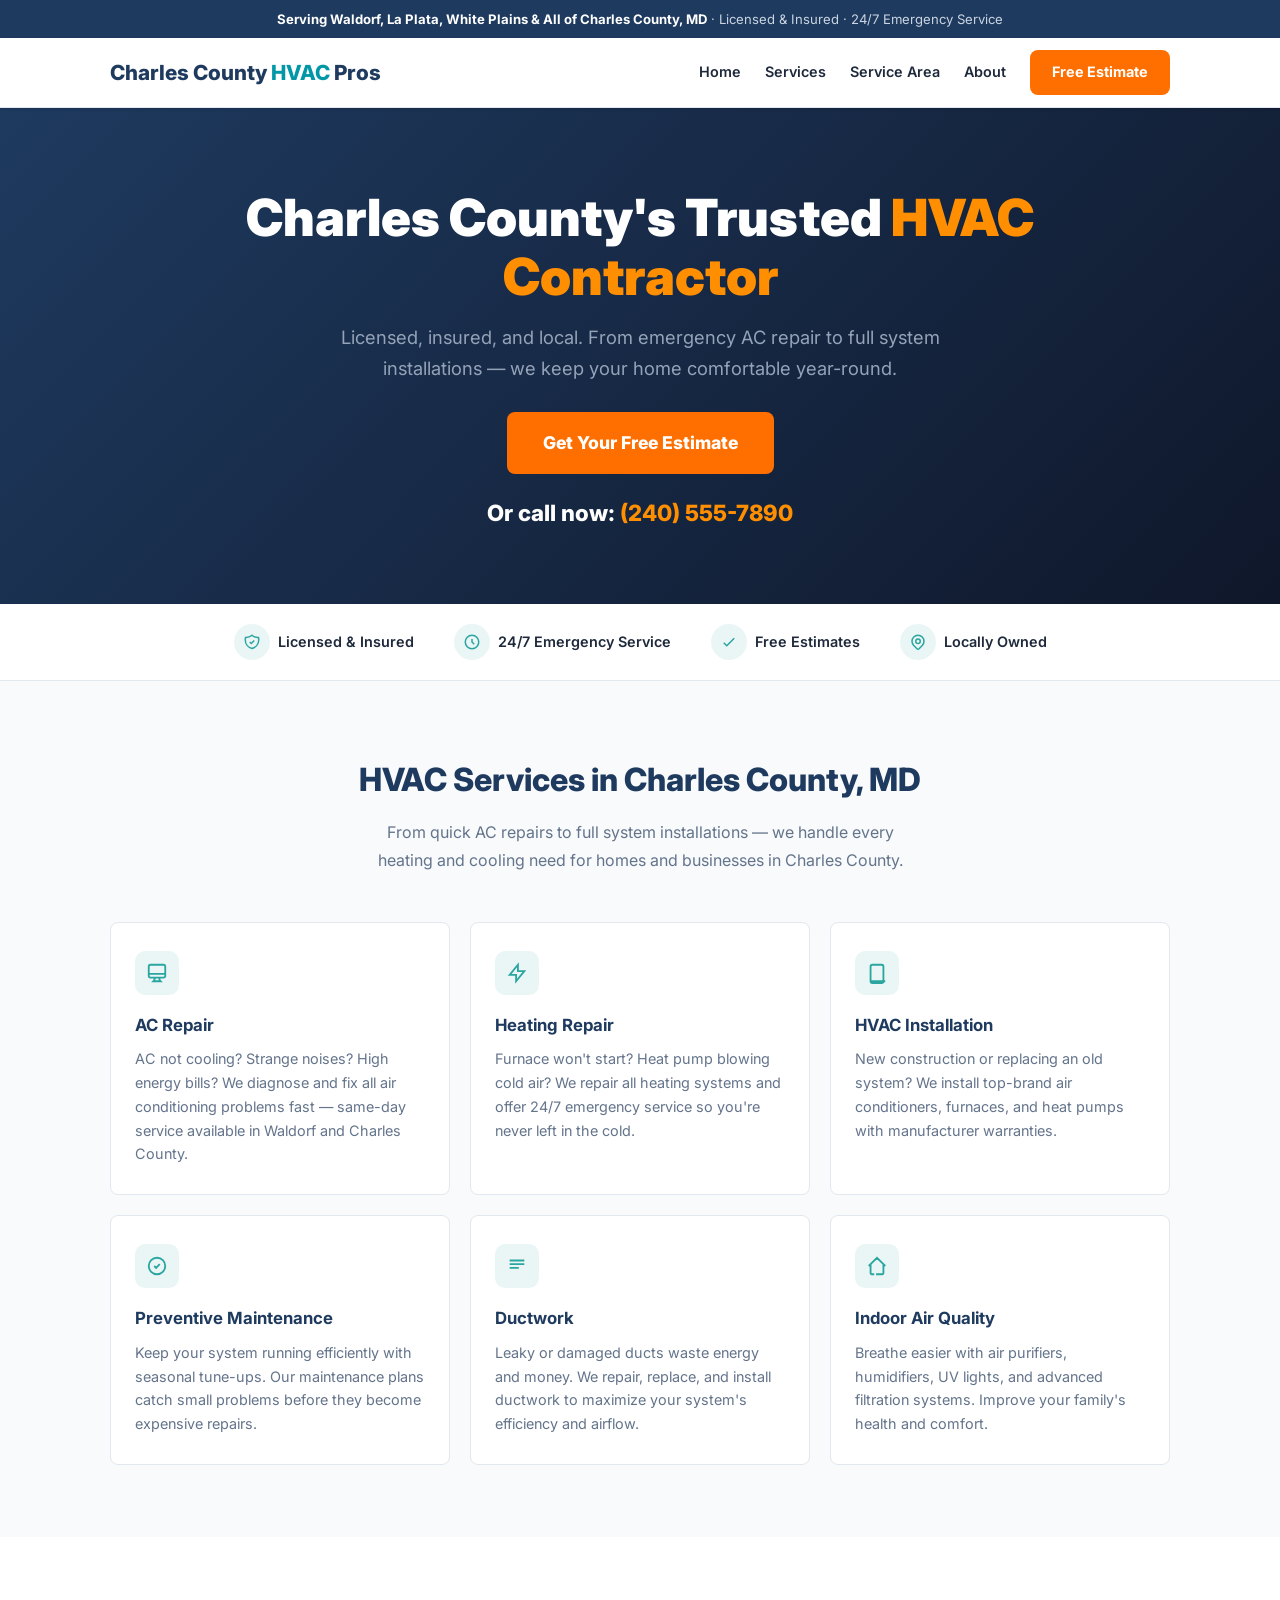
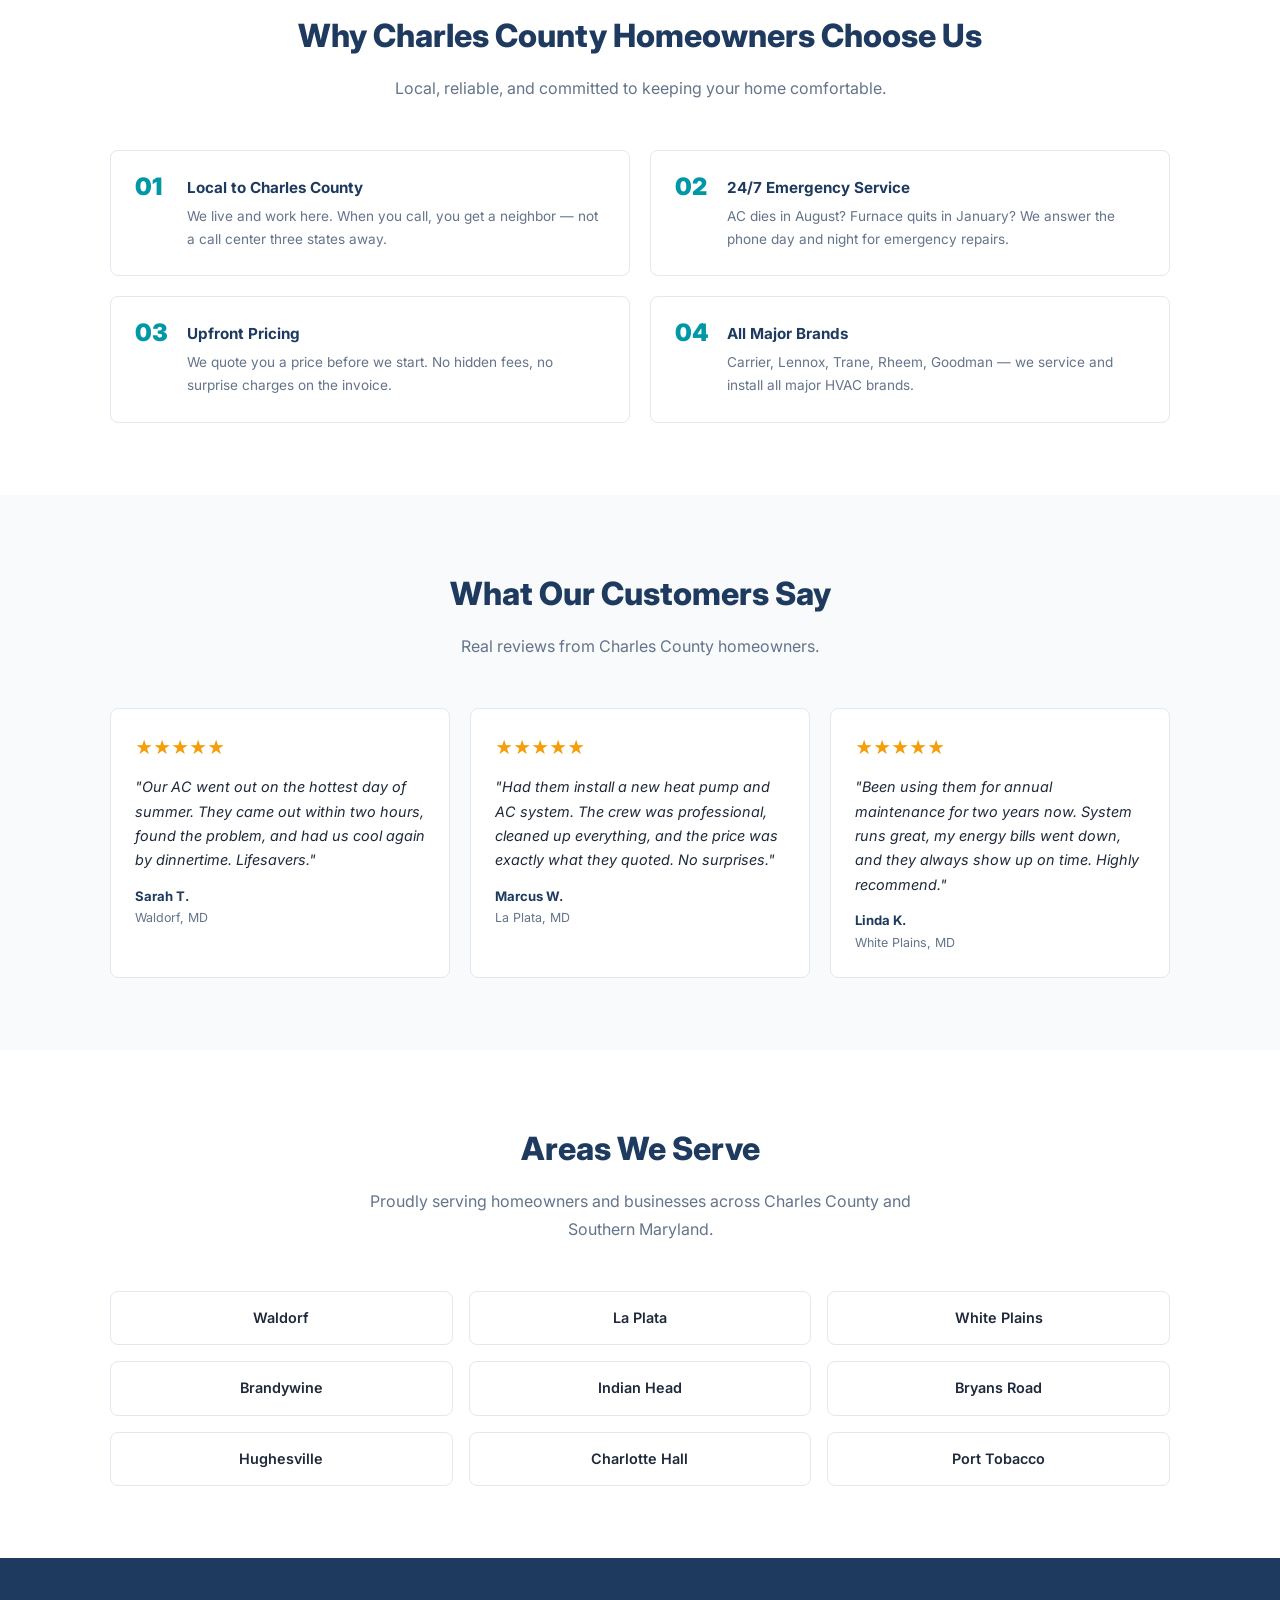
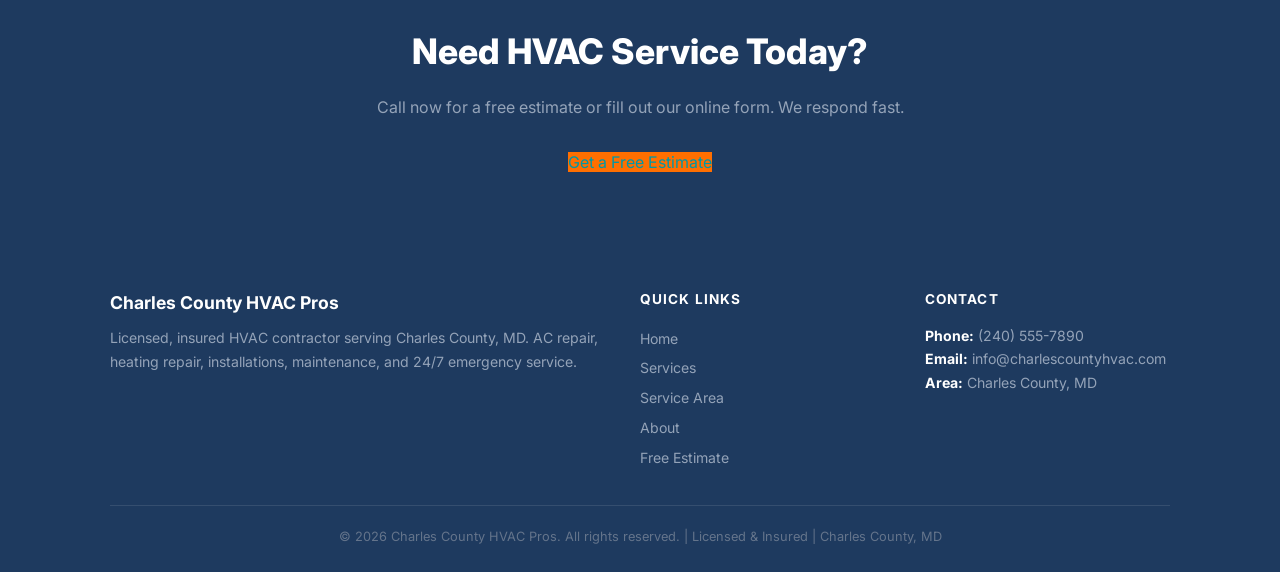
<file: index.html>
<!DOCTYPE html>
<html lang="en">
<head>
  <meta charset="UTF-8">
  <meta name="viewport" content="width=device-width, initial-scale=1.0">
  <title>HVAC Repair Charles County MD | AC & Heating Contractor</title>
  <meta name="description" content="Trusted HVAC contractor in Charles County, MD. AC repair, heating repair, installation, and 24/7 emergency service. Serving Waldorf, La Plata & all of Charles County. Call (240) 555-7890.">
  <meta name="keywords" content="HVAC repair Charles County MD, AC repair Waldorf MD, heating contractor La Plata, air conditioning Charles County, furnace repair Waldorf Maryland, HVAC installation Charles County">
  <link rel="preconnect" href="https://fonts.googleapis.com">
  <link rel="preconnect" href="https://fonts.gstatic.com" crossorigin>
  <link href="https://fonts.googleapis.com/css2?family=Inter:wght@400;500;600;700;800;900&display=swap" rel="stylesheet">
  <link rel="stylesheet" href="style.css">
</head>
<body>

  <!-- Top Bar -->
  <div class="topbar">
    <strong>Serving Waldorf, La Plata, White Plains &amp; All of Charles County, MD</strong> · Licensed &amp; Insured · 24/7 Emergency Service
  </div>

  <!-- Header -->
  <header class="site-header">
    <div class="header-inner">
      <a href="index.html" class="site-logo">Charles County <span>HVAC</span> Pros</a>
      <nav class="site-nav">
        <a href="index.html">Home</a>
        <a href="services.html">Services</a>
        <a href="areas.html">Service Area</a>
        <a href="about.html">About</a>
        <a href="contact.html" class="btn-cta">Free Estimate</a>
      </nav>
      <button class="hamburger" onclick="document.getElementById('mob-menu').classList.toggle('open')" aria-label="Menu">
        <span></span><span></span><span></span>
      </button>
    </div>
    <nav class="mobile-menu" id="mob-menu">
      <a href="index.html">Home</a>
      <a href="services.html">Services</a>
      <a href="areas.html">Service Area</a>
      <a href="about.html">About</a>
      <a href="contact.html" class="btn-cta">Free Estimate</a>
    </nav>
  </header>

  <!-- Hero -->
  <section class="hero">
    <div class="container">
      <h1>Charles County's Trusted <span class="highlight">HVAC Contractor</span></h1>
      <p>Licensed, insured, and local. From emergency AC repair to full system installations — we keep your home comfortable year-round.</p>
      <a href="contact.html" class="btn-hero">Get Your Free Estimate</a>
      <div class="hero-phone">Or call now: <a href="tel:+12405557890">(240) 555-7890</a></div>
    </div>
  </section>

  <!-- Trust Bar -->
  <div class="trust-bar">
    <div class="trust-items">
      <div class="trust-item">
        <div class="trust-icon">
          <svg width="18" height="18" fill="none" viewBox="0 0 24 24" stroke="#2AA5A0" stroke-width="2"><path d="M9 12l2 2 4-4m5.618-4.016A11.955 11.955 0 0112 2.944a11.955 11.955 0 01-8.618 3.04A12.02 12.02 0 003 9c0 5.591 3.824 10.29 9 11.622 5.176-1.332 9-6.03 9-11.622 0-1.042-.133-2.052-.382-3.016z"/></svg>
        </div>
        Licensed &amp; Insured
      </div>
      <div class="trust-item">
        <div class="trust-icon">
          <svg width="18" height="18" fill="none" viewBox="0 0 24 24" stroke="#2AA5A0" stroke-width="2"><path d="M12 8v4l3 3m6-3a9 9 0 11-18 0 9 9 0 0118 0z"/></svg>
        </div>
        24/7 Emergency Service
      </div>
      <div class="trust-item">
        <div class="trust-icon">
          <svg width="18" height="18" fill="none" viewBox="0 0 24 24" stroke="#2AA5A0" stroke-width="2"><path d="M5 13l4 4L19 7"/></svg>
        </div>
        Free Estimates
      </div>
      <div class="trust-item">
        <div class="trust-icon">
          <svg width="18" height="18" fill="none" viewBox="0 0 24 24" stroke="#2AA5A0" stroke-width="2"><path d="M17.657 16.657L13.414 20.9a2 2 0 01-2.827 0l-4.244-4.243a8 8 0 1111.314 0z"/><path d="M15 11a3 3 0 11-6 0 3 3 0 016 0z"/></svg>
        </div>
        Locally Owned
      </div>
    </div>
  </div>

  <!-- Services Overview -->
  <section class="section">
    <div class="container">
      <h2 class="section-title">HVAC Services in Charles County, MD</h2>
      <p class="section-sub">From quick AC repairs to full system installations — we handle every heating and cooling need for homes and businesses in Charles County.</p>
      <div class="services-grid">
        <div class="service-card">
          <div class="service-icon">
            <svg width="22" height="22" fill="none" viewBox="0 0 24 24" stroke="#2AA5A0" stroke-width="2"><path d="M9.75 17L9 20l-1 1h8l-1-1-.75-3M3 13h18M5 17h14a2 2 0 002-2V5a2 2 0 00-2-2H5a2 2 0 00-2 2v10a2 2 0 002 2z"/></svg>
          </div>
          <h3>AC Repair</h3>
          <p>AC not cooling? Strange noises? High energy bills? We diagnose and fix all air conditioning problems fast — same-day service available in Waldorf and Charles County.</p>
        </div>
        <div class="service-card">
          <div class="service-icon">
            <svg width="22" height="22" fill="none" viewBox="0 0 24 24" stroke="#2AA5A0" stroke-width="2"><path d="M13 10V3L4 14h7v7l9-11h-7z"/></svg>
          </div>
          <h3>Heating Repair</h3>
          <p>Furnace won't start? Heat pump blowing cold air? We repair all heating systems and offer 24/7 emergency service so you're never left in the cold.</p>
        </div>
        <div class="service-card">
          <div class="service-icon">
            <svg width="22" height="22" fill="none" viewBox="0 0 24 24" stroke="#2AA5A0" stroke-width="2"><path d="M19 21V5a2 2 0 00-2-2H7a2 2 0 00-2 2v16m14 0h2m-2 0H5m14 0a2 2 0 01-2 2H7a2 2 0 01-2-2m14 0V9"/></svg>
          </div>
          <h3>HVAC Installation</h3>
          <p>New construction or replacing an old system? We install top-brand air conditioners, furnaces, and heat pumps with manufacturer warranties.</p>
        </div>
        <div class="service-card">
          <div class="service-icon">
            <svg width="22" height="22" fill="none" viewBox="0 0 24 24" stroke="#2AA5A0" stroke-width="2"><path d="M9 12l2 2 4-4m6 2a9 9 0 11-18 0 9 9 0 0118 0z"/></svg>
          </div>
          <h3>Preventive Maintenance</h3>
          <p>Keep your system running efficiently with seasonal tune-ups. Our maintenance plans catch small problems before they become expensive repairs.</p>
        </div>
        <div class="service-card">
          <div class="service-icon">
            <svg width="22" height="22" fill="none" viewBox="0 0 24 24" stroke="#2AA5A0" stroke-width="2"><path d="M4 6h16M4 10h16M4 14h10"/></svg>
          </div>
          <h3>Ductwork</h3>
          <p>Leaky or damaged ducts waste energy and money. We repair, replace, and install ductwork to maximize your system's efficiency and airflow.</p>
        </div>
        <div class="service-card">
          <div class="service-icon">
            <svg width="22" height="22" fill="none" viewBox="0 0 24 24" stroke="#2AA5A0" stroke-width="2"><path d="M3 12l2-2m0 0l7-7 7 7M5 10v10a1 1 0 001 1h3m10-11l2 2m-2-2v10a1 1 0 01-1 1h-3m-4 0h4"/></svg>
          </div>
          <h3>Indoor Air Quality</h3>
          <p>Breathe easier with air purifiers, humidifiers, UV lights, and advanced filtration systems. Improve your family's health and comfort.</p>
        </div>
      </div>
    </div>
  </section>

  <!-- Why Choose Us -->
  <section class="section" style="background: var(--white);">
    <div class="container">
      <h2 class="section-title">Why Charles County Homeowners Choose Us</h2>
      <p class="section-sub">Local, reliable, and committed to keeping your home comfortable.</p>
      <div class="why-grid">
        <div class="why-card">
          <div class="why-num">01</div>
          <div>
            <h3>Local to Charles County</h3>
            <p>We live and work here. When you call, you get a neighbor — not a call center three states away.</p>
          </div>
        </div>
        <div class="why-card">
          <div class="why-num">02</div>
          <div>
            <h3>24/7 Emergency Service</h3>
            <p>AC dies in August? Furnace quits in January? We answer the phone day and night for emergency repairs.</p>
          </div>
        </div>
        <div class="why-card">
          <div class="why-num">03</div>
          <div>
            <h3>Upfront Pricing</h3>
            <p>We quote you a price before we start. No hidden fees, no surprise charges on the invoice.</p>
          </div>
        </div>
        <div class="why-card">
          <div class="why-num">04</div>
          <div>
            <h3>All Major Brands</h3>
            <p>Carrier, Lennox, Trane, Rheem, Goodman — we service and install all major HVAC brands.</p>
          </div>
        </div>
      </div>
    </div>
  </section>

  <!-- Testimonials -->
  <section class="section">
    <div class="container">
      <h2 class="section-title">What Our Customers Say</h2>
      <p class="section-sub">Real reviews from Charles County homeowners.</p>
      <div class="testimonials-grid">
        <div class="testimonial-card">
          <div class="testimonial-stars">★★★★★</div>
          <p class="testimonial-text">"Our AC went out on the hottest day of summer. They came out within two hours, found the problem, and had us cool again by dinnertime. Lifesavers."</p>
          <div class="testimonial-name">Sarah T.</div>
          <div class="testimonial-loc">Waldorf, MD</div>
        </div>
        <div class="testimonial-card">
          <div class="testimonial-stars">★★★★★</div>
          <p class="testimonial-text">"Had them install a new heat pump and AC system. The crew was professional, cleaned up everything, and the price was exactly what they quoted. No surprises."</p>
          <div class="testimonial-name">Marcus W.</div>
          <div class="testimonial-loc">La Plata, MD</div>
        </div>
        <div class="testimonial-card">
          <div class="testimonial-stars">★★★★★</div>
          <p class="testimonial-text">"Been using them for annual maintenance for two years now. System runs great, my energy bills went down, and they always show up on time. Highly recommend."</p>
          <div class="testimonial-name">Linda K.</div>
          <div class="testimonial-loc">White Plains, MD</div>
        </div>
      </div>
    </div>
  </section>

  <!-- Service Areas -->
  <section class="section" style="background: var(--white);">
    <div class="container">
      <h2 class="section-title">Areas We Serve</h2>
      <p class="section-sub">Proudly serving homeowners and businesses across Charles County and Southern Maryland.</p>
      <div class="areas-grid">
        <div class="area-tag">Waldorf</div>
        <div class="area-tag">La Plata</div>
        <div class="area-tag">White Plains</div>
        <div class="area-tag">Brandywine</div>
        <div class="area-tag">Indian Head</div>
        <div class="area-tag">Bryans Road</div>
        <div class="area-tag">Hughesville</div>
        <div class="area-tag">Charlotte Hall</div>
        <div class="area-tag">Port Tobacco</div>
      </div>
    </div>
  </section>

  <!-- CTA -->
  <section class="cta-strip">
    <h2>Need HVAC Service Today?</h2>
    <p>Call now for a free estimate or fill out our online form. We respond fast.</p>
    <a href="contact.html" class="btn-hero">Get a Free Estimate</a>
  </section>

  <!-- Footer -->
  <footer class="site-footer">
    <div class="container">
      <div class="footer-grid">
        <div class="footer-brand">
          <strong style="color:#fff; font-size:1.1rem;">Charles County HVAC Pros</strong>
          <p>Licensed, insured HVAC contractor serving Charles County, MD. AC repair, heating repair, installations, maintenance, and 24/7 emergency service.</p>
        </div>
        <div class="footer-links">
          <h4>Quick Links</h4>
          <a href="index.html">Home</a>
          <a href="services.html">Services</a>
          <a href="areas.html">Service Area</a>
          <a href="about.html">About</a>
          <a href="contact.html">Free Estimate</a>
        </div>
        <div class="footer-contact">
          <h4>Contact</h4>
          <p><strong style="color:#fff;">Phone:</strong> (240) 555-7890</p>
          <p><strong style="color:#fff;">Email:</strong> info@charlescountyhvac.com</p>
          <p><strong style="color:#fff;">Area:</strong> Charles County, MD</p>
        </div>
      </div>
      <div class="footer-bottom">
        &copy; 2026 Charles County HVAC Pros. All rights reserved. | Licensed &amp; Insured | Charles County, MD
      </div>
    </div>
  </footer>

</body>
</html>
</file>
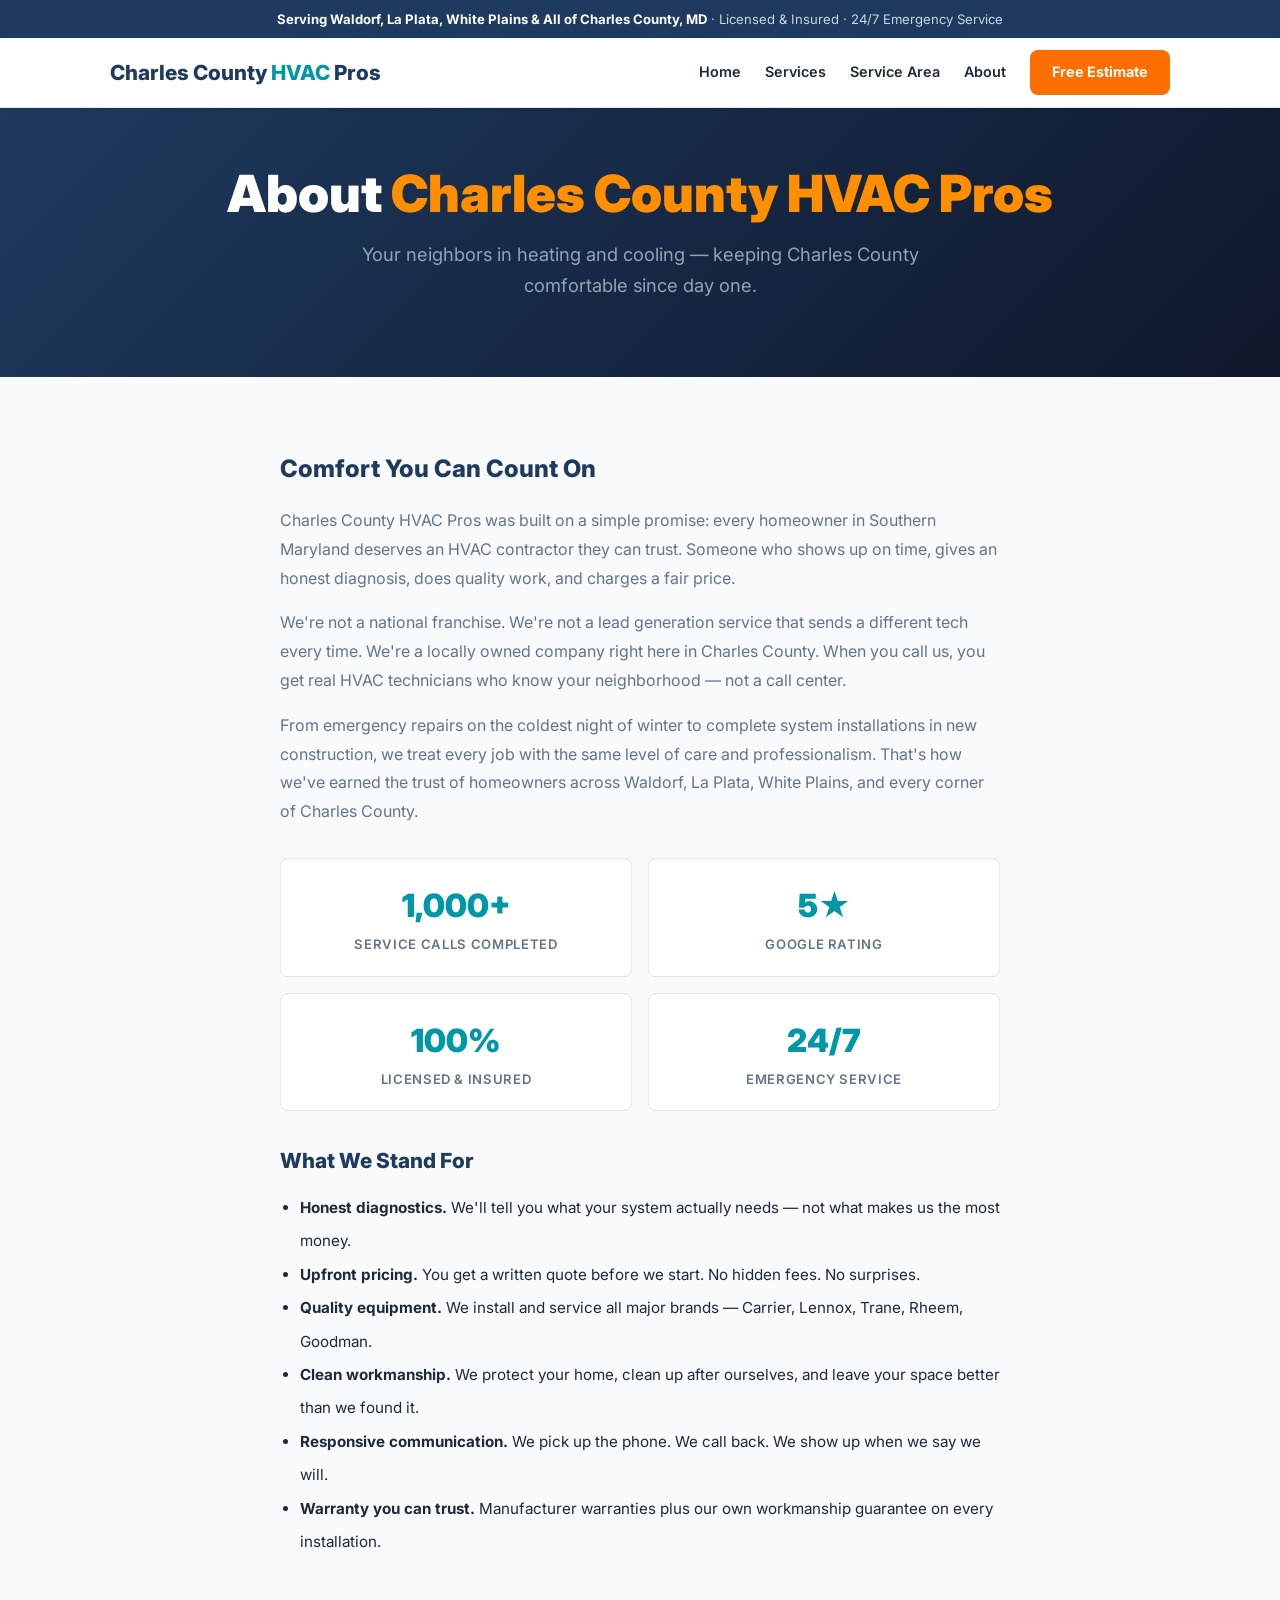
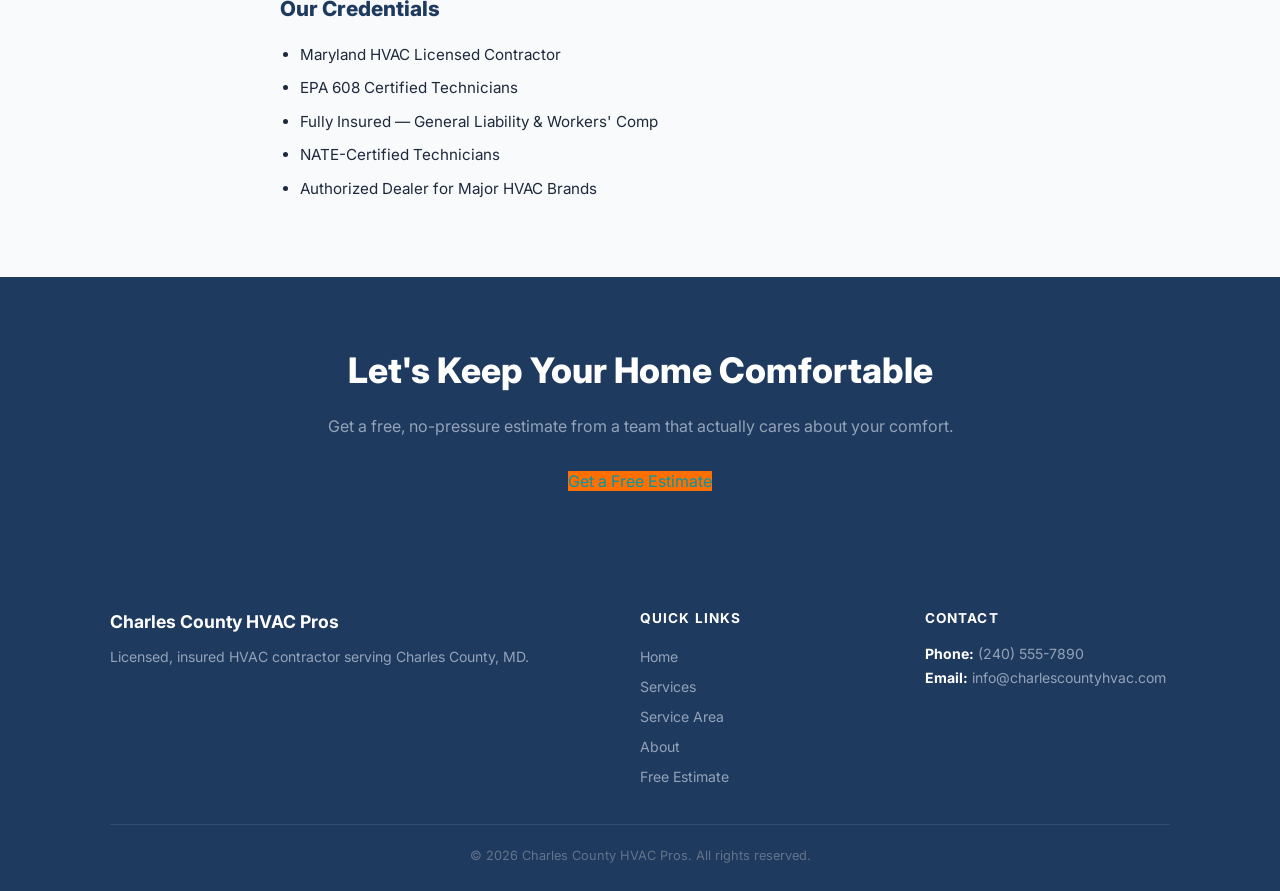
<file: about.html>
<!DOCTYPE html>
<html lang="en">
<head>
  <meta charset="UTF-8">
  <meta name="viewport" content="width=device-width, initial-scale=1.0">
  <title>About Us | Charles County HVAC Pros — Local HVAC Contractor</title>
  <meta name="description" content="Locally owned HVAC contractor in Charles County, MD. Licensed, insured, and dedicated to keeping your home comfortable. AC repair, heating, and installations.">
  <meta name="keywords" content="HVAC contractor Charles County MD, local HVAC company Waldorf, about Charles County HVAC Pros">
  <link rel="preconnect" href="https://fonts.googleapis.com">
  <link rel="preconnect" href="https://fonts.gstatic.com" crossorigin>
  <link href="https://fonts.googleapis.com/css2?family=Inter:wght@400;500;600;700;800;900&display=swap" rel="stylesheet">
  <link rel="stylesheet" href="style.css">
</head>
<body>
  <div class="topbar"><strong>Serving Waldorf, La Plata, White Plains &amp; All of Charles County, MD</strong> · Licensed &amp; Insured · 24/7 Emergency Service</div>
  <header class="site-header">
    <div class="header-inner">
      <a href="index.html" class="site-logo">Charles County <span>HVAC</span> Pros</a>
      <nav class="site-nav">
        <a href="index.html">Home</a><a href="services.html">Services</a><a href="areas.html">Service Area</a><a href="about.html">About</a><a href="contact.html" class="btn-cta">Free Estimate</a>
      </nav>
      <button class="hamburger" onclick="document.getElementById('mob-menu').classList.toggle('open')" aria-label="Menu"><span></span><span></span><span></span></button>
    </div>
    <nav class="mobile-menu" id="mob-menu">
      <a href="index.html">Home</a><a href="services.html">Services</a><a href="areas.html">Service Area</a><a href="about.html">About</a><a href="contact.html" class="btn-cta">Free Estimate</a>
    </nav>
  </header>

  <section class="hero" style="padding: 56px 0 48px;">
    <div class="container">
      <h1>About <span class="highlight">Charles County HVAC Pros</span></h1>
      <p>Your neighbors in heating and cooling — keeping Charles County comfortable since day one.</p>
    </div>
  </section>

  <section class="section">
    <div class="container">
      <div style="max-width:720px; margin:0 auto;">
        <h2 style="font-size:1.5rem; font-weight:800; color:var(--navy); margin-bottom:16px;">Comfort You Can Count On</h2>
        <p style="color:var(--text-light); margin-bottom:16px; line-height:1.8;">Charles County HVAC Pros was built on a simple promise: every homeowner in Southern Maryland deserves an HVAC contractor they can trust. Someone who shows up on time, gives an honest diagnosis, does quality work, and charges a fair price.</p>
        <p style="color:var(--text-light); margin-bottom:16px; line-height:1.8;">We're not a national franchise. We're not a lead generation service that sends a different tech every time. We're a locally owned company right here in Charles County. When you call us, you get real HVAC technicians who know your neighborhood — not a call center.</p>
        <p style="color:var(--text-light); margin-bottom:32px; line-height:1.8;">From emergency repairs on the coldest night of winter to complete system installations in new construction, we treat every job with the same level of care and professionalism. That's how we've earned the trust of homeowners across Waldorf, La Plata, White Plains, and every corner of Charles County.</p>

        <div style="display:grid; grid-template-columns:1fr 1fr; gap:16px; margin-bottom:32px;">
          <div style="background:var(--white); border:1px solid var(--border); border-radius:var(--radius); padding:20px; text-align:center;">
            <div style="font-size:2rem; font-weight:900; color:var(--blue);">1,000+</div>
            <div style="font-size:0.82rem; color:var(--text-light); font-weight:600; text-transform:uppercase; letter-spacing:0.05em;">Service Calls Completed</div>
          </div>
          <div style="background:var(--white); border:1px solid var(--border); border-radius:var(--radius); padding:20px; text-align:center;">
            <div style="font-size:2rem; font-weight:900; color:var(--blue);">5★</div>
            <div style="font-size:0.82rem; color:var(--text-light); font-weight:600; text-transform:uppercase; letter-spacing:0.05em;">Google Rating</div>
          </div>
          <div style="background:var(--white); border:1px solid var(--border); border-radius:var(--radius); padding:20px; text-align:center;">
            <div style="font-size:2rem; font-weight:900; color:var(--blue);">100%</div>
            <div style="font-size:0.82rem; color:var(--text-light); font-weight:600; text-transform:uppercase; letter-spacing:0.05em;">Licensed &amp; Insured</div>
          </div>
          <div style="background:var(--white); border:1px solid var(--border); border-radius:var(--radius); padding:20px; text-align:center;">
            <div style="font-size:2rem; font-weight:900; color:var(--blue);">24/7</div>
            <div style="font-size:0.82rem; color:var(--text-light); font-weight:600; text-transform:uppercase; letter-spacing:0.05em;">Emergency Service</div>
          </div>
        </div>

        <h2 style="font-size:1.3rem; font-weight:800; color:var(--navy); margin-bottom:12px;">What We Stand For</h2>
        <ul style="color:var(--text); font-size:0.95rem; line-height:2.2; padding-left:20px; margin-bottom:32px;">
          <li><strong>Honest diagnostics.</strong> We'll tell you what your system actually needs — not what makes us the most money.</li>
          <li><strong>Upfront pricing.</strong> You get a written quote before we start. No hidden fees. No surprises.</li>
          <li><strong>Quality equipment.</strong> We install and service all major brands — Carrier, Lennox, Trane, Rheem, Goodman.</li>
          <li><strong>Clean workmanship.</strong> We protect your home, clean up after ourselves, and leave your space better than we found it.</li>
          <li><strong>Responsive communication.</strong> We pick up the phone. We call back. We show up when we say we will.</li>
          <li><strong>Warranty you can trust.</strong> Manufacturer warranties plus our own workmanship guarantee on every installation.</li>
        </ul>

        <h2 style="font-size:1.3rem; font-weight:800; color:var(--navy); margin-bottom:12px;">Our Credentials</h2>
        <ul style="color:var(--text); font-size:0.95rem; line-height:2.2; padding-left:20px;">
          <li>Maryland HVAC Licensed Contractor</li>
          <li>EPA 608 Certified Technicians</li>
          <li>Fully Insured — General Liability &amp; Workers' Comp</li>
          <li>NATE-Certified Technicians</li>
          <li>Authorized Dealer for Major HVAC Brands</li>
        </ul>
      </div>
    </div>
  </section>

  <section class="cta-strip">
    <h2>Let's Keep Your Home Comfortable</h2>
    <p>Get a free, no-pressure estimate from a team that actually cares about your comfort.</p>
    <a href="contact.html" class="btn-hero">Get a Free Estimate</a>
  </section>

  <footer class="site-footer">
    <div class="container">
      <div class="footer-grid">
        <div class="footer-brand">
          <strong style="color:#fff; font-size:1.1rem;">Charles County HVAC Pros</strong>
          <p>Licensed, insured HVAC contractor serving Charles County, MD.</p>
        </div>
        <div class="footer-links">
          <h4>Quick Links</h4>
          <a href="index.html">Home</a><a href="services.html">Services</a><a href="areas.html">Service Area</a><a href="about.html">About</a><a href="contact.html">Free Estimate</a>
        </div>
        <div class="footer-contact">
          <h4>Contact</h4>
          <p><strong style="color:#fff;">Phone:</strong> (240) 555-7890</p>
          <p><strong style="color:#fff;">Email:</strong> info@charlescountyhvac.com</p>
        </div>
      </div>
      <div class="footer-bottom">&copy; 2026 Charles County HVAC Pros. All rights reserved.</div>
    </div>
  </footer>
</body>
</html>
</file>
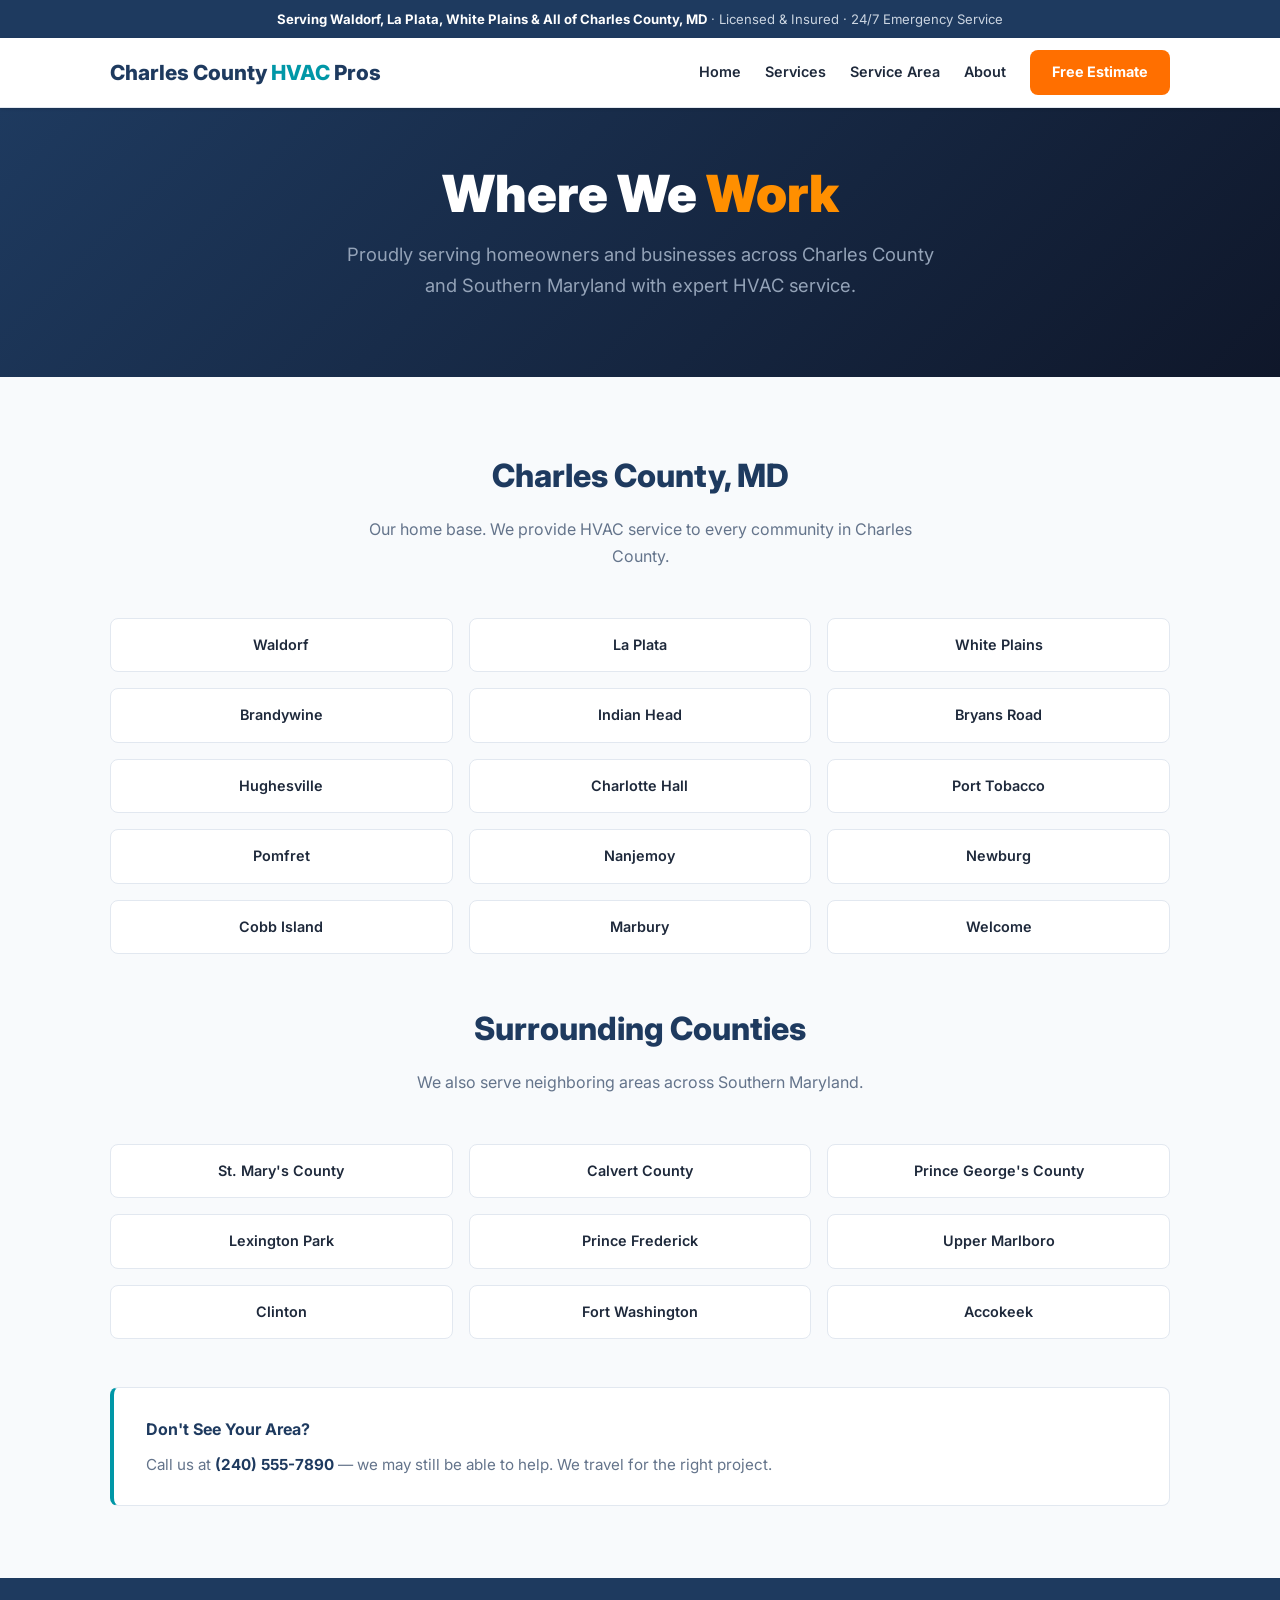
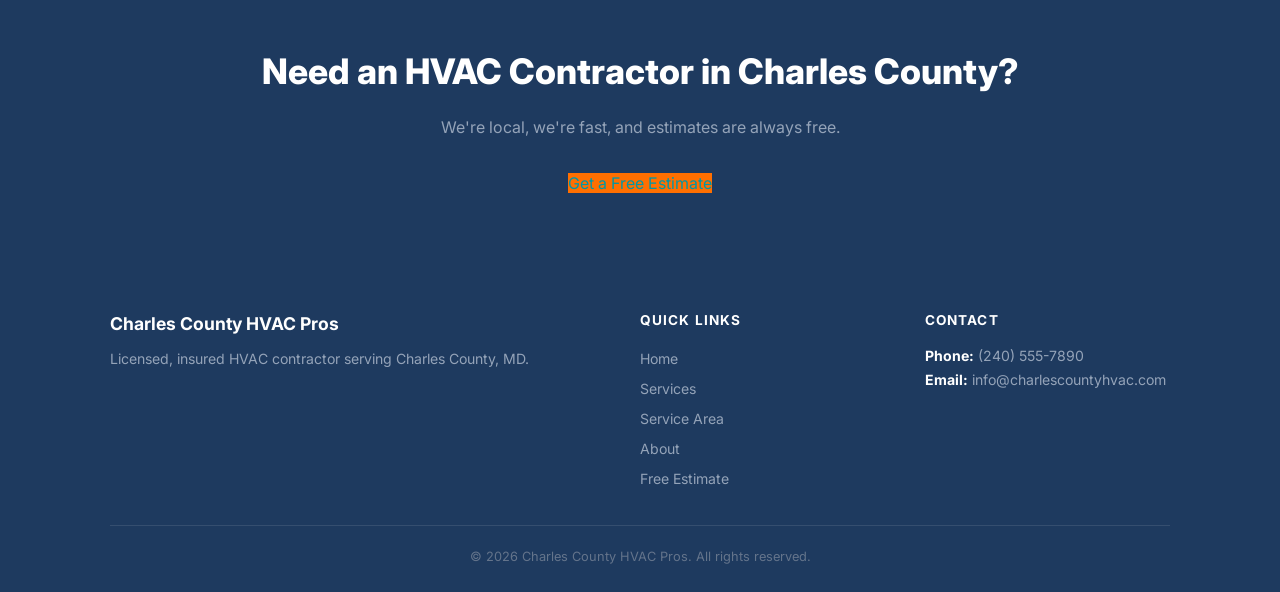
<file: areas.html>
<!DOCTYPE html>
<html lang="en">
<head>
  <meta charset="UTF-8">
  <meta name="viewport" content="width=device-width, initial-scale=1.0">
  <title>HVAC Service Area | Waldorf, La Plata, Charles County MD</title>
  <meta name="description" content="HVAC contractor serving Waldorf, La Plata, White Plains, Brandywine, Indian Head, and all of Charles County, MD. AC repair, heating, and installation. Free estimates.">
  <meta name="keywords" content="HVAC Waldorf MD, AC repair La Plata, heating contractor White Plains MD, HVAC Brandywine MD, air conditioning Indian Head MD">
  <link rel="preconnect" href="https://fonts.googleapis.com">
  <link rel="preconnect" href="https://fonts.gstatic.com" crossorigin>
  <link href="https://fonts.googleapis.com/css2?family=Inter:wght@400;500;600;700;800;900&display=swap" rel="stylesheet">
  <link rel="stylesheet" href="style.css">
</head>
<body>
  <div class="topbar"><strong>Serving Waldorf, La Plata, White Plains &amp; All of Charles County, MD</strong> · Licensed &amp; Insured · 24/7 Emergency Service</div>
  <header class="site-header">
    <div class="header-inner">
      <a href="index.html" class="site-logo">Charles County <span>HVAC</span> Pros</a>
      <nav class="site-nav">
        <a href="index.html">Home</a><a href="services.html">Services</a><a href="areas.html">Service Area</a><a href="about.html">About</a><a href="contact.html" class="btn-cta">Free Estimate</a>
      </nav>
      <button class="hamburger" onclick="document.getElementById('mob-menu').classList.toggle('open')" aria-label="Menu"><span></span><span></span><span></span></button>
    </div>
    <nav class="mobile-menu" id="mob-menu">
      <a href="index.html">Home</a><a href="services.html">Services</a><a href="areas.html">Service Area</a><a href="about.html">About</a><a href="contact.html" class="btn-cta">Free Estimate</a>
    </nav>
  </header>

  <section class="hero" style="padding: 56px 0 48px;">
    <div class="container">
      <h1>Where We <span class="highlight">Work</span></h1>
      <p>Proudly serving homeowners and businesses across Charles County and Southern Maryland with expert HVAC service.</p>
    </div>
  </section>

  <section class="section">
    <div class="container">
      <h2 class="section-title">Charles County, MD</h2>
      <p class="section-sub">Our home base. We provide HVAC service to every community in Charles County.</p>
      <div class="areas-grid" style="margin-bottom:48px;">
        <div class="area-tag">Waldorf</div>
        <div class="area-tag">La Plata</div>
        <div class="area-tag">White Plains</div>
        <div class="area-tag">Brandywine</div>
        <div class="area-tag">Indian Head</div>
        <div class="area-tag">Bryans Road</div>
        <div class="area-tag">Hughesville</div>
        <div class="area-tag">Charlotte Hall</div>
        <div class="area-tag">Port Tobacco</div>
        <div class="area-tag">Pomfret</div>
        <div class="area-tag">Nanjemoy</div>
        <div class="area-tag">Newburg</div>
        <div class="area-tag">Cobb Island</div>
        <div class="area-tag">Marbury</div>
        <div class="area-tag">Welcome</div>
      </div>

      <h2 class="section-title">Surrounding Counties</h2>
      <p class="section-sub">We also serve neighboring areas across Southern Maryland.</p>
      <div class="areas-grid">
        <div class="area-tag">St. Mary's County</div>
        <div class="area-tag">Calvert County</div>
        <div class="area-tag">Prince George's County</div>
        <div class="area-tag">Lexington Park</div>
        <div class="area-tag">Prince Frederick</div>
        <div class="area-tag">Upper Marlboro</div>
        <div class="area-tag">Clinton</div>
        <div class="area-tag">Fort Washington</div>
        <div class="area-tag">Accokeek</div>
      </div>

      <div style="margin-top:48px; background:var(--white); border:1px solid var(--border); border-radius:var(--radius); padding:28px 32px; border-left:4px solid var(--blue);">
        <h3 style="font-size:1rem; font-weight:700; color:var(--navy); margin-bottom:8px;">Don't See Your Area?</h3>
        <p style="color:var(--text-light); font-size:0.95rem;">Call us at <strong style="color:var(--navy);">(240) 555-7890</strong> — we may still be able to help. We travel for the right project.</p>
      </div>
    </div>
  </section>

  <section class="cta-strip">
    <h2>Need an HVAC Contractor in Charles County?</h2>
    <p>We're local, we're fast, and estimates are always free.</p>
    <a href="contact.html" class="btn-hero">Get a Free Estimate</a>
  </section>

  <footer class="site-footer">
    <div class="container">
      <div class="footer-grid">
        <div class="footer-brand">
          <strong style="color:#fff; font-size:1.1rem;">Charles County HVAC Pros</strong>
          <p>Licensed, insured HVAC contractor serving Charles County, MD.</p>
        </div>
        <div class="footer-links">
          <h4>Quick Links</h4>
          <a href="index.html">Home</a><a href="services.html">Services</a><a href="areas.html">Service Area</a><a href="about.html">About</a><a href="contact.html">Free Estimate</a>
        </div>
        <div class="footer-contact">
          <h4>Contact</h4>
          <p><strong style="color:#fff;">Phone:</strong> (240) 555-7890</p>
          <p><strong style="color:#fff;">Email:</strong> info@charlescountyhvac.com</p>
        </div>
      </div>
      <div class="footer-bottom">&copy; 2026 Charles County HVAC Pros. All rights reserved.</div>
    </div>
  </footer>
</body>
</html>
</file>
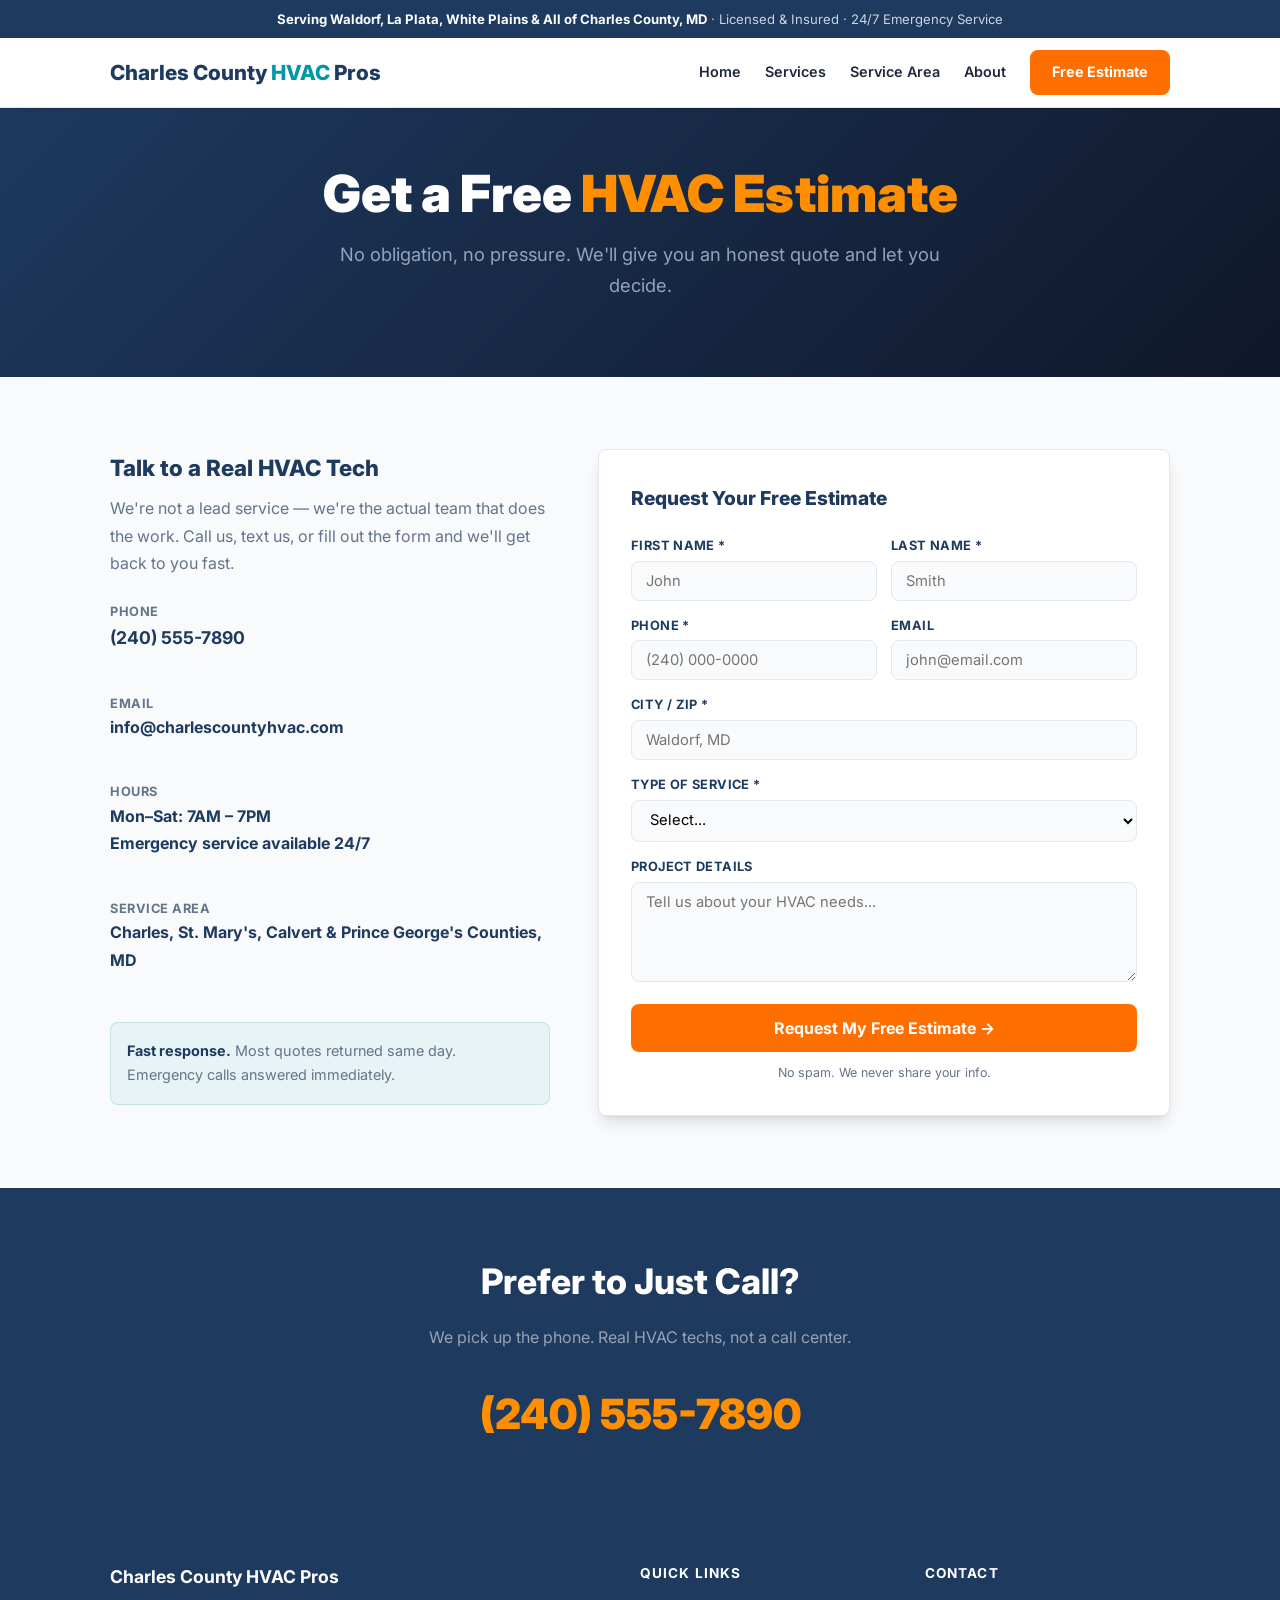
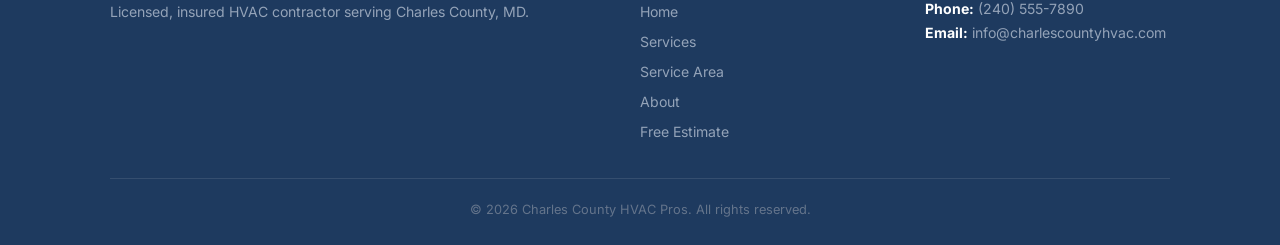
<file: contact.html>
<!DOCTYPE html>
<html lang="en">
<head>
  <meta charset="UTF-8">
  <meta name="viewport" content="width=device-width, initial-scale=1.0">
  <title>Free HVAC Estimate | Charles County MD AC & Heating Quote</title>
  <meta name="description" content="Get a free HVAC estimate in Charles County, MD. Call (240) 555-7890 or fill out our form. Same-day response. AC repair, heating, installations. Licensed and insured.">
  <meta name="keywords" content="free HVAC estimate Charles County MD, AC repair quote Waldorf, heating estimate La Plata MD, HVAC contractor contact">
  <link rel="preconnect" href="https://fonts.googleapis.com">
  <link rel="preconnect" href="https://fonts.gstatic.com" crossorigin>
  <link href="https://fonts.googleapis.com/css2?family=Inter:wght@400;500;600;700;800;900&display=swap" rel="stylesheet">
  <link rel="stylesheet" href="style.css">
</head>
<body>
  <div class="topbar"><strong>Serving Waldorf, La Plata, White Plains &amp; All of Charles County, MD</strong> · Licensed &amp; Insured · 24/7 Emergency Service</div>
  <header class="site-header">
    <div class="header-inner">
      <a href="index.html" class="site-logo">Charles County <span>HVAC</span> Pros</a>
      <nav class="site-nav">
        <a href="index.html">Home</a><a href="services.html">Services</a><a href="areas.html">Service Area</a><a href="about.html">About</a><a href="contact.html" class="btn-cta">Free Estimate</a>
      </nav>
      <button class="hamburger" onclick="document.getElementById('mob-menu').classList.toggle('open')" aria-label="Menu"><span></span><span></span><span></span></button>
    </div>
    <nav class="mobile-menu" id="mob-menu">
      <a href="index.html">Home</a><a href="services.html">Services</a><a href="areas.html">Service Area</a><a href="about.html">About</a><a href="contact.html" class="btn-cta">Free Estimate</a>
    </nav>
  </header>

  <section class="hero" style="padding: 56px 0 48px;">
    <div class="container">
      <h1>Get a Free <span class="highlight">HVAC Estimate</span></h1>
      <p>No obligation, no pressure. We'll give you an honest quote and let you decide.</p>
    </div>
  </section>

  <section class="section">
    <div class="container">
      <div class="contact-grid">

        <div class="contact-info">
          <h2>Talk to a Real HVAC Tech</h2>
          <p>We're not a lead service — we're the actual team that does the work. Call us, text us, or fill out the form and we'll get back to you fast.</p>

          <div class="info-row">
            <div>
              <strong>Phone</strong>
              <p><a href="tel:+12405557890" style="color:var(--navy); font-size:1.1rem;">(240) 555-7890</a></p>
            </div>
          </div>

          <div class="info-row">
            <div>
              <strong>Email</strong>
              <p>info@charlescountyhvac.com</p>
            </div>
          </div>

          <div class="info-row">
            <div>
              <strong>Hours</strong>
              <p>Mon–Sat: 7AM – 7PM<br>Emergency service available 24/7</p>
            </div>
          </div>

          <div class="info-row">
            <div>
              <strong>Service Area</strong>
              <p>Charles, St. Mary's, Calvert &amp; Prince George's Counties, MD</p>
            </div>
          </div>

          <div style="margin-top:24px; background:rgba(42,165,160,0.08); border:1.5px solid rgba(42,165,160,0.2); border-radius:var(--radius); padding:16px; font-size:0.9rem;">
            <strong style="color:var(--navy);">Fast response.</strong> <span style="color:var(--text-light);">Most quotes returned same day. Emergency calls answered immediately.</span>
          </div>
        </div>

        <div class="contact-form">
          <h2>Request Your Free Estimate</h2>
          <form action="#" method="POST" onsubmit="event.preventDefault(); this.innerHTML='<div style=text-align:center;padding:40px><h2 style=color:#16a34a;margin-bottom:8px>✓ Request Received!</h2><p style=color:#64748b>We will call you back within a few hours.</p></div>'; return false;">
            <div class="form-row">
              <div class="form-group">
                <label>First Name *</label>
                <input type="text" placeholder="John" required>
              </div>
              <div class="form-group">
                <label>Last Name *</label>
                <input type="text" placeholder="Smith" required>
              </div>
            </div>
            <div class="form-row">
              <div class="form-group">
                <label>Phone *</label>
                <input type="tel" placeholder="(240) 000-0000" required>
              </div>
              <div class="form-group">
                <label>Email</label>
                <input type="email" placeholder="john@email.com">
              </div>
            </div>
            <div class="form-group">
              <label>City / Zip *</label>
              <input type="text" placeholder="Waldorf, MD" required>
            </div>
            <div class="form-group">
              <label>Type of Service *</label>
              <select required>
                <option value="" disabled selected>Select...</option>
                <option>AC Repair</option>
                <option>Heating Repair</option>
                <option>AC Installation</option>
                <option>Heating Installation</option>
                <option>Maintenance / Tune-Up</option>
                <option>Ductwork</option>
                <option>Indoor Air Quality</option>
                <option>Other</option>
              </select>
            </div>
            <div class="form-group">
              <label>Project Details</label>
              <textarea placeholder="Tell us about your HVAC needs..."></textarea>
            </div>
            <button type="submit" class="form-submit">Request My Free Estimate →</button>
            <p style="text-align:center; font-size:0.78rem; color:var(--text-light); margin-top:10px;">No spam. We never share your info.</p>
          </form>
        </div>

      </div>
    </div>
  </section>

  <section class="cta-strip">
    <h2>Prefer to Just Call?</h2>
    <p>We pick up the phone. Real HVAC techs, not a call center.</p>
    <div style="margin-top:16px;">
      <a href="tel:+12405557890" style="font-size:clamp(1.8rem,5vw,2.6rem); font-weight:900; color:var(--orange-light); text-decoration:none;">(240) 555-7890</a>
    </div>
  </section>

  <footer class="site-footer">
    <div class="container">
      <div class="footer-grid">
        <div class="footer-brand">
          <strong style="color:#fff; font-size:1.1rem;">Charles County HVAC Pros</strong>
          <p>Licensed, insured HVAC contractor serving Charles County, MD.</p>
        </div>
        <div class="footer-links">
          <h4>Quick Links</h4>
          <a href="index.html">Home</a><a href="services.html">Services</a><a href="areas.html">Service Area</a><a href="about.html">About</a><a href="contact.html">Free Estimate</a>
        </div>
        <div class="footer-contact">
          <h4>Contact</h4>
          <p><strong style="color:#fff;">Phone:</strong> (240) 555-7890</p>
          <p><strong style="color:#fff;">Email:</strong> info@charlescountyhvac.com</p>
        </div>
      </div>
      <div class="footer-bottom">&copy; 2026 Charles County HVAC Pros. All rights reserved.</div>
    </div>
  </footer>
</body>
</html>
</file>
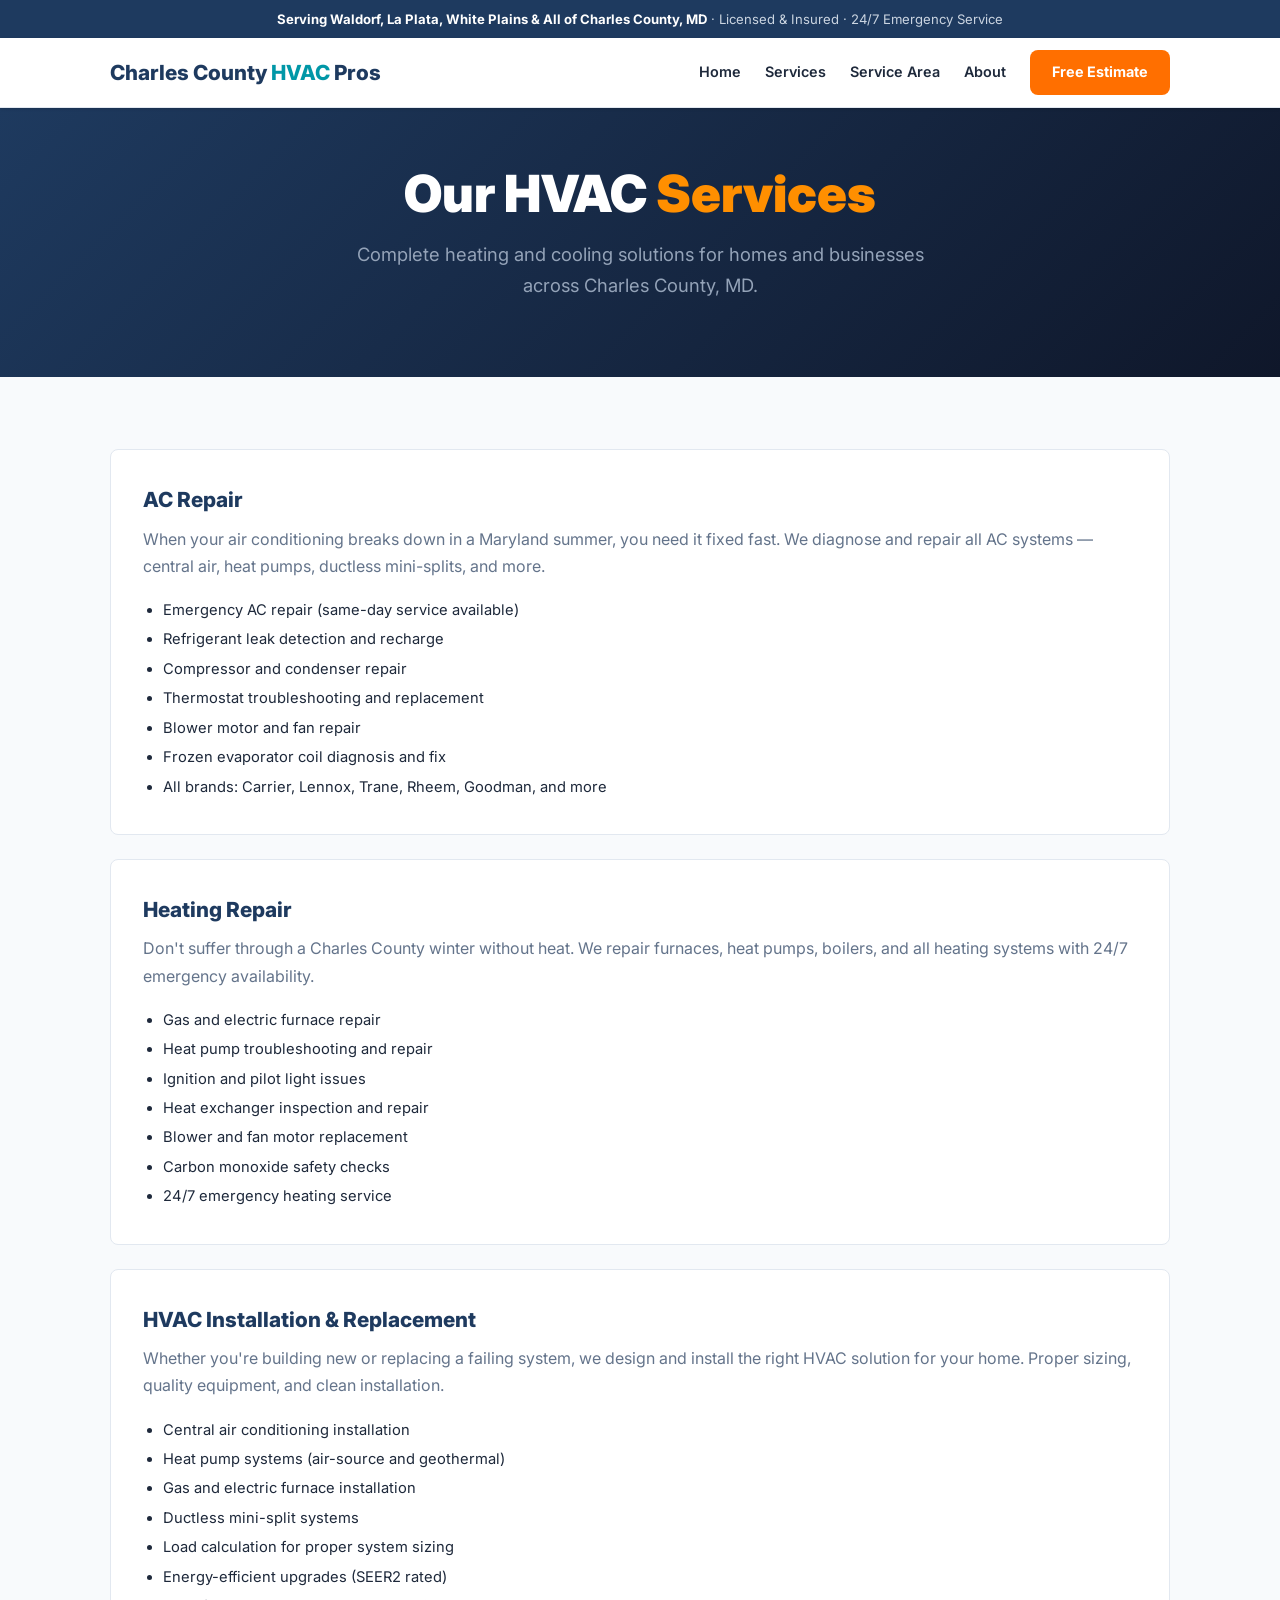
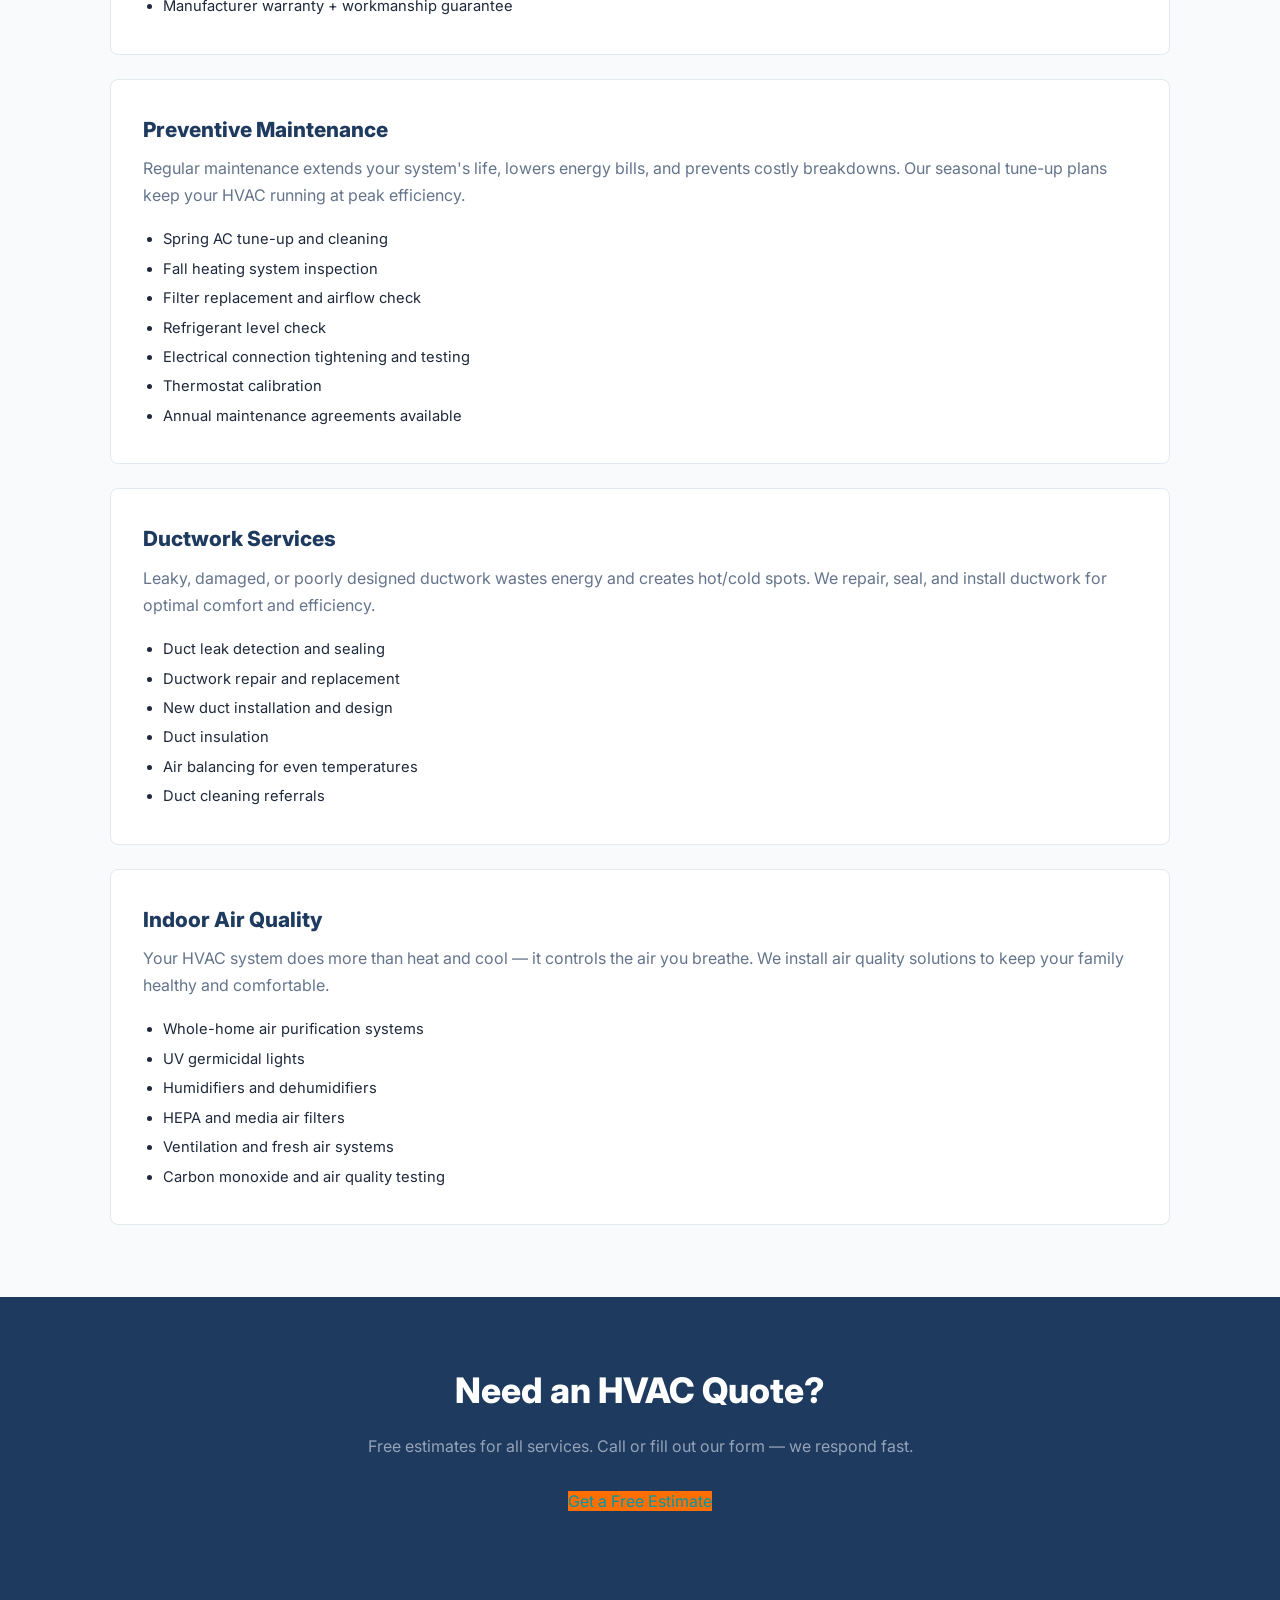
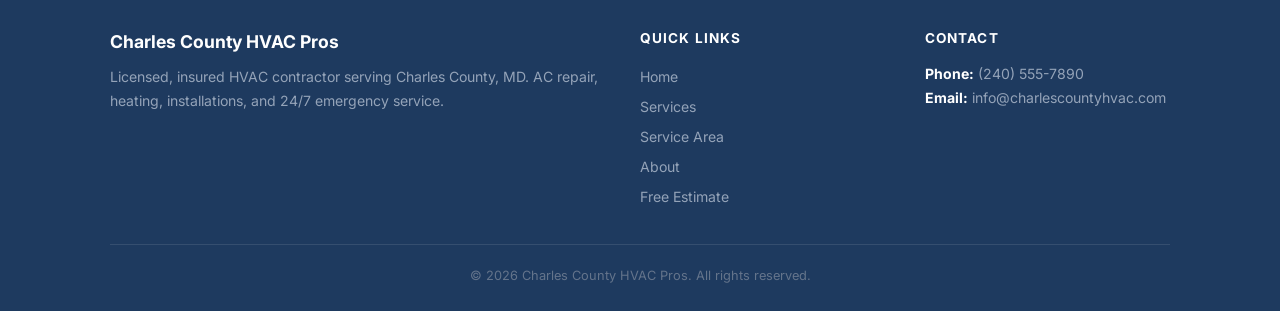
<file: services.html>
<!DOCTYPE html>
<html lang="en">
<head>
  <meta charset="UTF-8">
  <meta name="viewport" content="width=device-width, initial-scale=1.0">
  <title>HVAC Services in Charles County MD | AC Repair, Heating, Installation</title>
  <meta name="description" content="Full-service HVAC in Charles County, MD. AC repair, heating repair, system installation, maintenance, ductwork, and indoor air quality. Free estimates. Call (240) 555-7890.">
  <meta name="keywords" content="AC repair Waldorf MD, heating repair Charles County, HVAC installation La Plata MD, furnace repair Waldorf, ductwork Charles County, indoor air quality Maryland">
  <link rel="preconnect" href="https://fonts.googleapis.com">
  <link rel="preconnect" href="https://fonts.gstatic.com" crossorigin>
  <link href="https://fonts.googleapis.com/css2?family=Inter:wght@400;500;600;700;800;900&display=swap" rel="stylesheet">
  <link rel="stylesheet" href="style.css">
</head>
<body>
  <div class="topbar"><strong>Serving Waldorf, La Plata, White Plains &amp; All of Charles County, MD</strong> · Licensed &amp; Insured · 24/7 Emergency Service</div>
  <header class="site-header">
    <div class="header-inner">
      <a href="index.html" class="site-logo">Charles County <span>HVAC</span> Pros</a>
      <nav class="site-nav">
        <a href="index.html">Home</a>
        <a href="services.html">Services</a>
        <a href="areas.html">Service Area</a>
        <a href="about.html">About</a>
        <a href="contact.html" class="btn-cta">Free Estimate</a>
      </nav>
      <button class="hamburger" onclick="document.getElementById('mob-menu').classList.toggle('open')" aria-label="Menu"><span></span><span></span><span></span></button>
    </div>
    <nav class="mobile-menu" id="mob-menu">
      <a href="index.html">Home</a><a href="services.html">Services</a><a href="areas.html">Service Area</a><a href="about.html">About</a><a href="contact.html" class="btn-cta">Free Estimate</a>
    </nav>
  </header>

  <section class="hero" style="padding: 56px 0 48px;">
    <div class="container">
      <h1>Our HVAC <span class="highlight">Services</span></h1>
      <p>Complete heating and cooling solutions for homes and businesses across Charles County, MD.</p>
    </div>
  </section>

  <section class="section">
    <div class="container">

      <div style="background:var(--white); border:1px solid var(--border); border-radius:var(--radius); padding:32px; margin-bottom:24px;">
        <h2 style="font-size:1.3rem; font-weight:800; color:var(--navy); margin-bottom:8px;">AC Repair</h2>
        <p style="color:var(--text-light); margin-bottom:16px;">When your air conditioning breaks down in a Maryland summer, you need it fixed fast. We diagnose and repair all AC systems — central air, heat pumps, ductless mini-splits, and more.</p>
        <ul style="color:var(--text); font-size:0.92rem; line-height:2; padding-left:20px;">
          <li>Emergency AC repair (same-day service available)</li>
          <li>Refrigerant leak detection and recharge</li>
          <li>Compressor and condenser repair</li>
          <li>Thermostat troubleshooting and replacement</li>
          <li>Blower motor and fan repair</li>
          <li>Frozen evaporator coil diagnosis and fix</li>
          <li>All brands: Carrier, Lennox, Trane, Rheem, Goodman, and more</li>
        </ul>
      </div>

      <div style="background:var(--white); border:1px solid var(--border); border-radius:var(--radius); padding:32px; margin-bottom:24px;">
        <h2 style="font-size:1.3rem; font-weight:800; color:var(--navy); margin-bottom:8px;">Heating Repair</h2>
        <p style="color:var(--text-light); margin-bottom:16px;">Don't suffer through a Charles County winter without heat. We repair furnaces, heat pumps, boilers, and all heating systems with 24/7 emergency availability.</p>
        <ul style="color:var(--text); font-size:0.92rem; line-height:2; padding-left:20px;">
          <li>Gas and electric furnace repair</li>
          <li>Heat pump troubleshooting and repair</li>
          <li>Ignition and pilot light issues</li>
          <li>Heat exchanger inspection and repair</li>
          <li>Blower and fan motor replacement</li>
          <li>Carbon monoxide safety checks</li>
          <li>24/7 emergency heating service</li>
        </ul>
      </div>

      <div style="background:var(--white); border:1px solid var(--border); border-radius:var(--radius); padding:32px; margin-bottom:24px;">
        <h2 style="font-size:1.3rem; font-weight:800; color:var(--navy); margin-bottom:8px;">HVAC Installation &amp; Replacement</h2>
        <p style="color:var(--text-light); margin-bottom:16px;">Whether you're building new or replacing a failing system, we design and install the right HVAC solution for your home. Proper sizing, quality equipment, and clean installation.</p>
        <ul style="color:var(--text); font-size:0.92rem; line-height:2; padding-left:20px;">
          <li>Central air conditioning installation</li>
          <li>Heat pump systems (air-source and geothermal)</li>
          <li>Gas and electric furnace installation</li>
          <li>Ductless mini-split systems</li>
          <li>Load calculation for proper system sizing</li>
          <li>Energy-efficient upgrades (SEER2 rated)</li>
          <li>Manufacturer warranty + workmanship guarantee</li>
        </ul>
      </div>

      <div style="background:var(--white); border:1px solid var(--border); border-radius:var(--radius); padding:32px; margin-bottom:24px;">
        <h2 style="font-size:1.3rem; font-weight:800; color:var(--navy); margin-bottom:8px;">Preventive Maintenance</h2>
        <p style="color:var(--text-light); margin-bottom:16px;">Regular maintenance extends your system's life, lowers energy bills, and prevents costly breakdowns. Our seasonal tune-up plans keep your HVAC running at peak efficiency.</p>
        <ul style="color:var(--text); font-size:0.92rem; line-height:2; padding-left:20px;">
          <li>Spring AC tune-up and cleaning</li>
          <li>Fall heating system inspection</li>
          <li>Filter replacement and airflow check</li>
          <li>Refrigerant level check</li>
          <li>Electrical connection tightening and testing</li>
          <li>Thermostat calibration</li>
          <li>Annual maintenance agreements available</li>
        </ul>
      </div>

      <div style="background:var(--white); border:1px solid var(--border); border-radius:var(--radius); padding:32px; margin-bottom:24px;">
        <h2 style="font-size:1.3rem; font-weight:800; color:var(--navy); margin-bottom:8px;">Ductwork Services</h2>
        <p style="color:var(--text-light); margin-bottom:16px;">Leaky, damaged, or poorly designed ductwork wastes energy and creates hot/cold spots. We repair, seal, and install ductwork for optimal comfort and efficiency.</p>
        <ul style="color:var(--text); font-size:0.92rem; line-height:2; padding-left:20px;">
          <li>Duct leak detection and sealing</li>
          <li>Ductwork repair and replacement</li>
          <li>New duct installation and design</li>
          <li>Duct insulation</li>
          <li>Air balancing for even temperatures</li>
          <li>Duct cleaning referrals</li>
        </ul>
      </div>

      <div style="background:var(--white); border:1px solid var(--border); border-radius:var(--radius); padding:32px;">
        <h2 style="font-size:1.3rem; font-weight:800; color:var(--navy); margin-bottom:8px;">Indoor Air Quality</h2>
        <p style="color:var(--text-light); margin-bottom:16px;">Your HVAC system does more than heat and cool — it controls the air you breathe. We install air quality solutions to keep your family healthy and comfortable.</p>
        <ul style="color:var(--text); font-size:0.92rem; line-height:2; padding-left:20px;">
          <li>Whole-home air purification systems</li>
          <li>UV germicidal lights</li>
          <li>Humidifiers and dehumidifiers</li>
          <li>HEPA and media air filters</li>
          <li>Ventilation and fresh air systems</li>
          <li>Carbon monoxide and air quality testing</li>
        </ul>
      </div>

    </div>
  </section>

  <section class="cta-strip">
    <h2>Need an HVAC Quote?</h2>
    <p>Free estimates for all services. Call or fill out our form — we respond fast.</p>
    <a href="contact.html" class="btn-hero">Get a Free Estimate</a>
  </section>

  <footer class="site-footer">
    <div class="container">
      <div class="footer-grid">
        <div class="footer-brand">
          <strong style="color:#fff; font-size:1.1rem;">Charles County HVAC Pros</strong>
          <p>Licensed, insured HVAC contractor serving Charles County, MD. AC repair, heating, installations, and 24/7 emergency service.</p>
        </div>
        <div class="footer-links">
          <h4>Quick Links</h4>
          <a href="index.html">Home</a><a href="services.html">Services</a><a href="areas.html">Service Area</a><a href="about.html">About</a><a href="contact.html">Free Estimate</a>
        </div>
        <div class="footer-contact">
          <h4>Contact</h4>
          <p><strong style="color:#fff;">Phone:</strong> (240) 555-7890</p>
          <p><strong style="color:#fff;">Email:</strong> info@charlescountyhvac.com</p>
        </div>
      </div>
      <div class="footer-bottom">&copy; 2026 Charles County HVAC Pros. All rights reserved.</div>
    </div>
  </footer>
</body>
</html>
</file>
<file: style.css>
/* Charles County HVAC Pros — Rank & Rent Site */
:root {
  --navy: #1e3a5f;
  --blue: #0097a7;
  --blue-dark: #00838f;
  --orange: #ff6f00;
  --orange-light: #ff8f00;
  --bg: #f8fafc;
  --white: #ffffff;
  --text: #1e293b;
  --text-light: #64748b;
  --border: #e2e8f0;
  --radius: 8px;
  --shadow: 0 1px 3px rgba(0,0,0,0.1), 0 1px 2px rgba(0,0,0,0.06);
  --shadow-lg: 0 10px 15px -3px rgba(0,0,0,0.1), 0 4px 6px -4px rgba(0,0,0,0.1);
  --font: 'Inter', system-ui, -apple-system, sans-serif;
}
*, *::before, *::after { box-sizing: border-box; margin: 0; padding: 0; }
html { scroll-behavior: smooth; font-size: 16px; }
body { font-family: var(--font); background: var(--bg); color: var(--text); line-height: 1.7; }
a { color: var(--blue); text-decoration: none; }
img { max-width: 100%; display: block; }
.container { max-width: 1100px; margin: 0 auto; padding: 0 20px; }

/* Top Bar */
.topbar { background: var(--navy); color: #cbd5e1; font-size: 0.82rem; padding: 8px 0; text-align: center; }
.topbar strong { color: #fff; }

/* Header */
.site-header { background: var(--white); border-bottom: 1px solid var(--border); padding: 0; position: sticky; top: 0; z-index: 100; box-shadow: var(--shadow); }
.header-inner { display: flex; align-items: center; justify-content: space-between; padding: 12px 20px; max-width: 1100px; margin: 0 auto; }
.site-logo { font-size: 1.3rem; font-weight: 800; color: var(--navy); }
.site-logo span { color: var(--blue); }
.site-nav { display: flex; gap: 24px; align-items: center; }
.site-nav a { color: var(--text); font-size: 0.9rem; font-weight: 600; transition: color 0.2s; }
.site-nav a:hover { color: var(--blue); }
.site-nav .btn-cta { background: var(--orange); color: #fff; padding: 10px 22px; border-radius: var(--radius); font-weight: 700; font-size: 0.9rem; transition: background 0.2s; }
.site-nav .btn-cta:hover { background: var(--orange-light); }
.hamburger { display: none; background: none; border: none; cursor: pointer; padding: 8px; }
.hamburger span { display: block; width: 24px; height: 2px; background: var(--navy); margin: 5px 0; transition: 0.3s; }
.mobile-menu { display: none; background: var(--white); border-top: 1px solid var(--border); padding: 16px 20px; }
.mobile-menu a { display: block; padding: 10px 0; font-weight: 600; color: var(--text); border-bottom: 1px solid var(--border); }
.mobile-menu .btn-cta { display: inline-block; margin-top: 12px; background: var(--orange); color: #fff; padding: 12px 24px; border-radius: var(--radius); text-align: center; width: 100%; font-weight: 700; }
@media (max-width: 768px) {
  .site-nav { display: none; }
  .hamburger { display: block; }
  .mobile-menu.open { display: block; }
}

/* Hero */
.hero { background: linear-gradient(135deg, var(--navy) 0%, #0f172a 100%); color: #fff; padding: 80px 0 72px; text-align: center; position: relative; overflow: hidden; }
.hero h1 { font-size: clamp(2rem, 5vw, 3.2rem); font-weight: 900; line-height: 1.15; margin-bottom: 16px; }
.hero h1 .highlight { color: var(--orange-light); }
.hero p { font-size: 1.15rem; color: #94a3b8; max-width: 600px; margin: 0 auto 28px; }
.hero .btn-hero { display: inline-block; background: var(--orange); color: #fff; padding: 16px 36px; border-radius: var(--radius); font-weight: 800; font-size: 1.1rem; transition: background 0.2s, transform 0.15s; }
.hero .btn-hero:hover { background: var(--orange-light); transform: translateY(-2px); }
.hero-phone { font-size: 1.4rem; font-weight: 800; color: #fff; margin-top: 20px; }
.hero-phone a { color: var(--orange-light); }

/* Trust Bar */
.trust-bar { background: var(--white); border-bottom: 1px solid var(--border); padding: 20px 0; }
.trust-items { display: flex; justify-content: center; gap: 40px; flex-wrap: wrap; }
.trust-item { display: flex; align-items: center; gap: 8px; font-size: 0.9rem; font-weight: 600; color: var(--text); }
.trust-icon { width: 36px; height: 36px; background: rgba(42,165,160,0.1); border-radius: 50%; display: flex; align-items: center; justify-content: center; }

/* Section */
.section { padding: 72px 0; }
.section-title { font-size: clamp(1.5rem, 3vw, 2rem); font-weight: 800; text-align: center; margin-bottom: 12px; color: var(--navy); }
.section-sub { text-align: center; color: var(--text-light); max-width: 560px; margin: 0 auto 48px; }

/* Services Grid */
.services-grid { display: grid; grid-template-columns: repeat(3, 1fr); gap: 20px; }
@media (max-width: 768px) { .services-grid { grid-template-columns: 1fr; } }
.service-card { background: var(--white); border: 1px solid var(--border); border-radius: var(--radius); padding: 28px 24px; transition: box-shadow 0.2s, transform 0.2s; }
.service-card:hover { box-shadow: var(--shadow-lg); transform: translateY(-3px); }
.service-card h3 { font-size: 1.05rem; font-weight: 700; color: var(--navy); margin-bottom: 8px; }
.service-card p { font-size: 0.9rem; color: var(--text-light); line-height: 1.65; }
.service-icon { width: 44px; height: 44px; background: rgba(42,165,160,0.1); border-radius: 10px; display: flex; align-items: center; justify-content: center; margin-bottom: 16px; }

/* Why Choose Us */
.why-grid { display: grid; grid-template-columns: repeat(2, 1fr); gap: 20px; }
@media (max-width: 640px) { .why-grid { grid-template-columns: 1fr; } }
.why-card { display: flex; gap: 16px; background: var(--white); border: 1px solid var(--border); border-radius: var(--radius); padding: 24px; }
.why-num { font-size: 1.5rem; font-weight: 900; color: var(--blue); line-height: 1; min-width: 36px; }
.why-card h3 { font-size: 0.95rem; font-weight: 700; color: var(--navy); margin-bottom: 4px; }
.why-card p { font-size: 0.85rem; color: var(--text-light); }

/* Testimonials */
.testimonials-grid { display: grid; grid-template-columns: repeat(3, 1fr); gap: 20px; }
@media (max-width: 768px) { .testimonials-grid { grid-template-columns: 1fr; } }
.testimonial-card { background: var(--white); border: 1px solid var(--border); border-radius: var(--radius); padding: 24px; }
.testimonial-stars { color: #f59e0b; font-size: 1.1rem; margin-bottom: 12px; }
.testimonial-text { font-size: 0.9rem; color: var(--text); font-style: italic; margin-bottom: 12px; line-height: 1.7; }
.testimonial-name { font-size: 0.82rem; font-weight: 700; color: var(--navy); }
.testimonial-loc { font-size: 0.78rem; color: var(--text-light); }

/* CTA Strip */
.cta-strip { background: var(--navy); text-align: center; padding: 64px 20px; color: #fff; }
.cta-strip h2 { font-size: clamp(1.5rem, 4vw, 2.2rem); font-weight: 800; margin-bottom: 12px; }
.cta-strip p { color: #94a3b8; margin-bottom: 28px; }
.cta-strip .btn-hero { background: var(--orange); }

/* Areas */
.areas-grid { display: grid; grid-template-columns: repeat(3, 1fr); gap: 16px; }
@media (max-width: 640px) { .areas-grid { grid-template-columns: repeat(2, 1fr); } }
.area-tag { background: var(--white); border: 1px solid var(--border); border-radius: var(--radius); padding: 14px 18px; font-weight: 600; font-size: 0.9rem; text-align: center; }

/* Contact Form */
.contact-grid { display: grid; grid-template-columns: 1fr 1.3fr; gap: 48px; align-items: start; }
@media (max-width: 768px) { .contact-grid { grid-template-columns: 1fr; } }
.contact-info h2 { font-size: 1.4rem; font-weight: 800; color: var(--navy); margin-bottom: 8px; }
.contact-info p { color: var(--text-light); margin-bottom: 24px; }
.info-row { display: flex; align-items: flex-start; gap: 12px; margin-bottom: 16px; }
.info-row strong { display: block; font-size: 0.8rem; text-transform: uppercase; letter-spacing: 0.04em; color: var(--text-light); }
.info-row p { font-weight: 700; color: var(--navy); }
.contact-form { background: var(--white); border: 1px solid var(--border); border-radius: var(--radius); padding: 32px; box-shadow: var(--shadow-lg); }
.contact-form h2 { font-size: 1.2rem; font-weight: 800; color: var(--navy); margin-bottom: 20px; }
.form-row { display: grid; grid-template-columns: 1fr 1fr; gap: 14px; }
@media (max-width: 480px) { .form-row { grid-template-columns: 1fr; } }
.form-group { margin-bottom: 14px; }
.form-group label { display: block; font-size: 0.8rem; font-weight: 700; color: var(--navy); margin-bottom: 4px; text-transform: uppercase; letter-spacing: 0.03em; }
.form-group input, .form-group select, .form-group textarea { width: 100%; padding: 10px 14px; border: 1.5px solid var(--border); border-radius: var(--radius); font-family: var(--font); font-size: 0.92rem; background: var(--bg); transition: border-color 0.2s; outline: none; }
.form-group input:focus, .form-group select:focus, .form-group textarea:focus { border-color: var(--blue); background: #fff; }
.form-group textarea { resize: vertical; min-height: 100px; }
.form-submit { width: 100%; padding: 14px; background: var(--orange); color: #fff; border: none; border-radius: var(--radius); font-family: var(--font); font-size: 1rem; font-weight: 700; cursor: pointer; transition: background 0.2s; }
.form-submit:hover { background: var(--orange-light); }

/* Footer */
.site-footer { background: var(--navy); color: #94a3b8; padding: 48px 0 24px; font-size: 0.88rem; }
.footer-grid { display: grid; grid-template-columns: 2fr 1fr 1fr; gap: 40px; margin-bottom: 32px; }
@media (max-width: 640px) { .footer-grid { grid-template-columns: 1fr; } }
.footer-brand p { margin-top: 8px; line-height: 1.7; }
.footer-links h4, .footer-contact h4 { color: #fff; font-size: 0.85rem; text-transform: uppercase; letter-spacing: 0.08em; margin-bottom: 12px; }
.footer-links a { display: block; color: #94a3b8; padding: 3px 0; transition: color 0.2s; }
.footer-links a:hover { color: #fff; }
.footer-bottom { border-top: 1px solid rgba(255,255,255,0.1); padding-top: 20px; text-align: center; font-size: 0.8rem; color: #64748b; }
</file>
